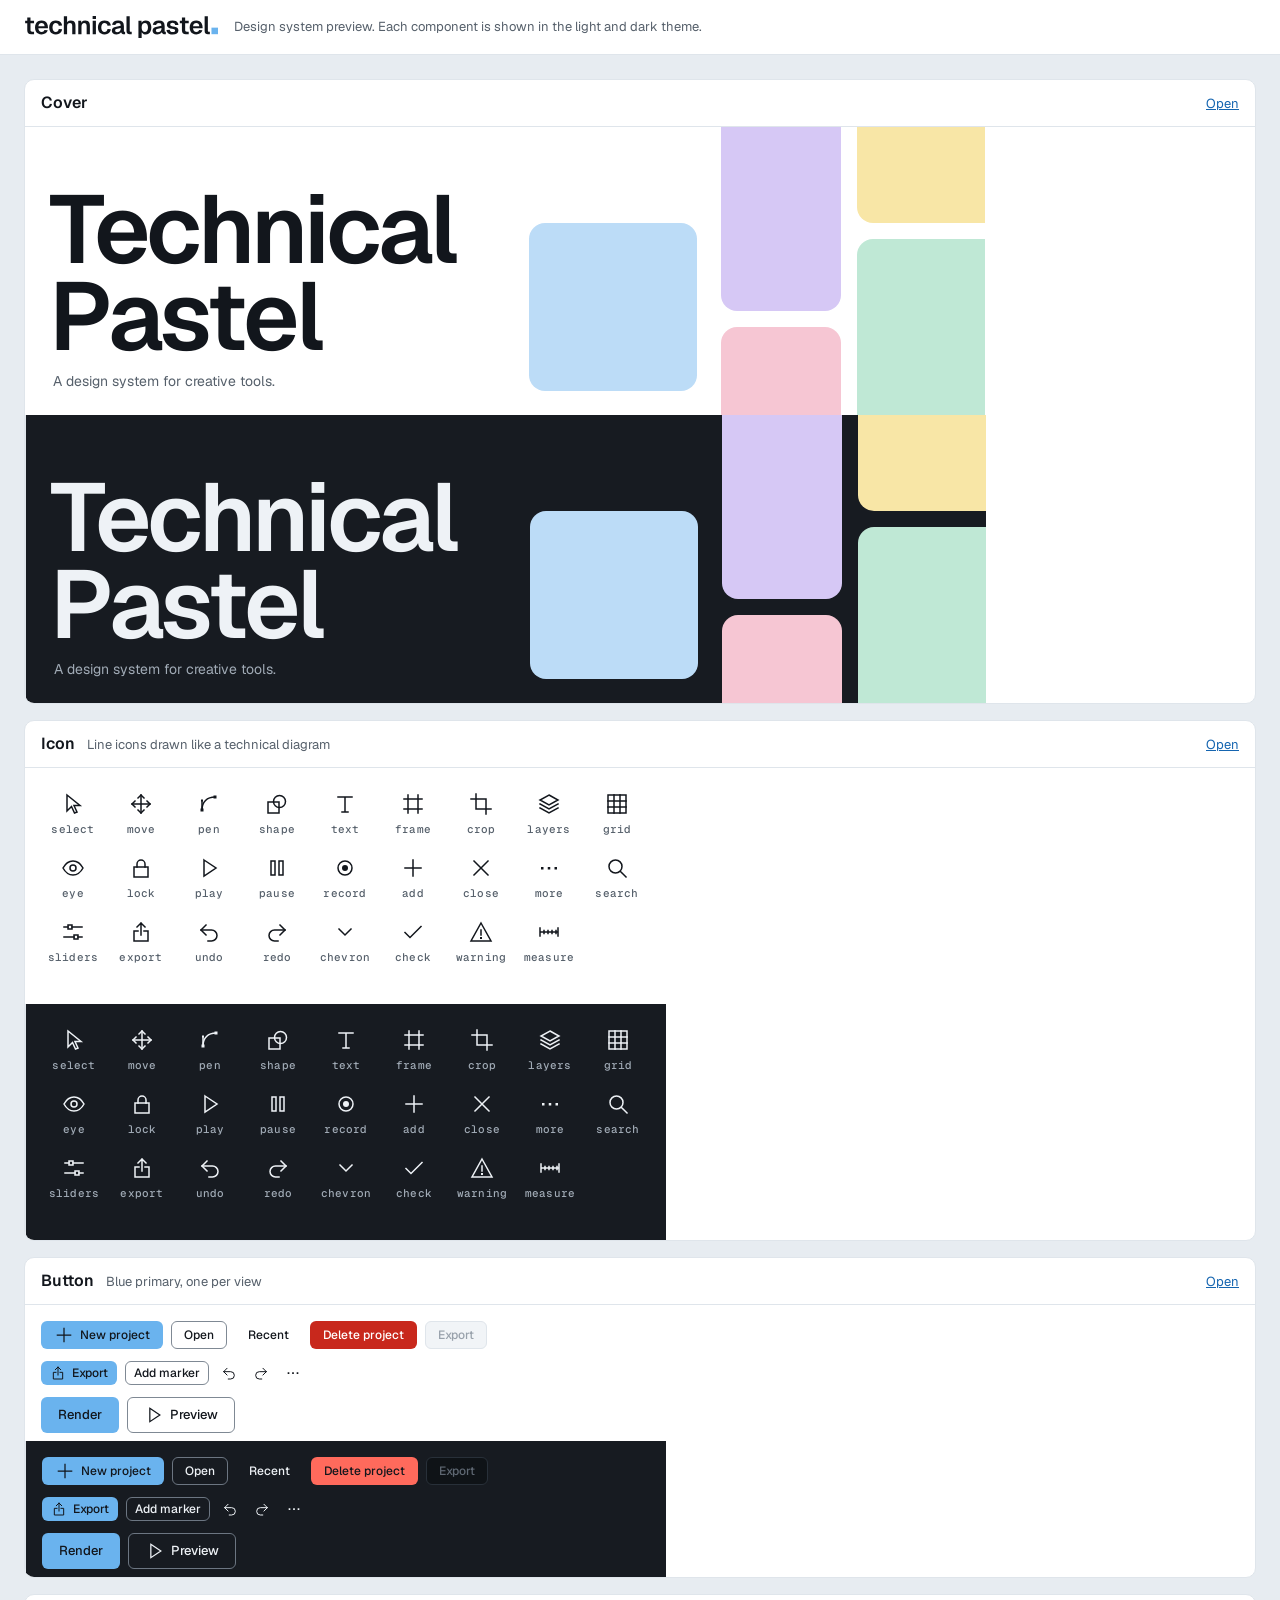
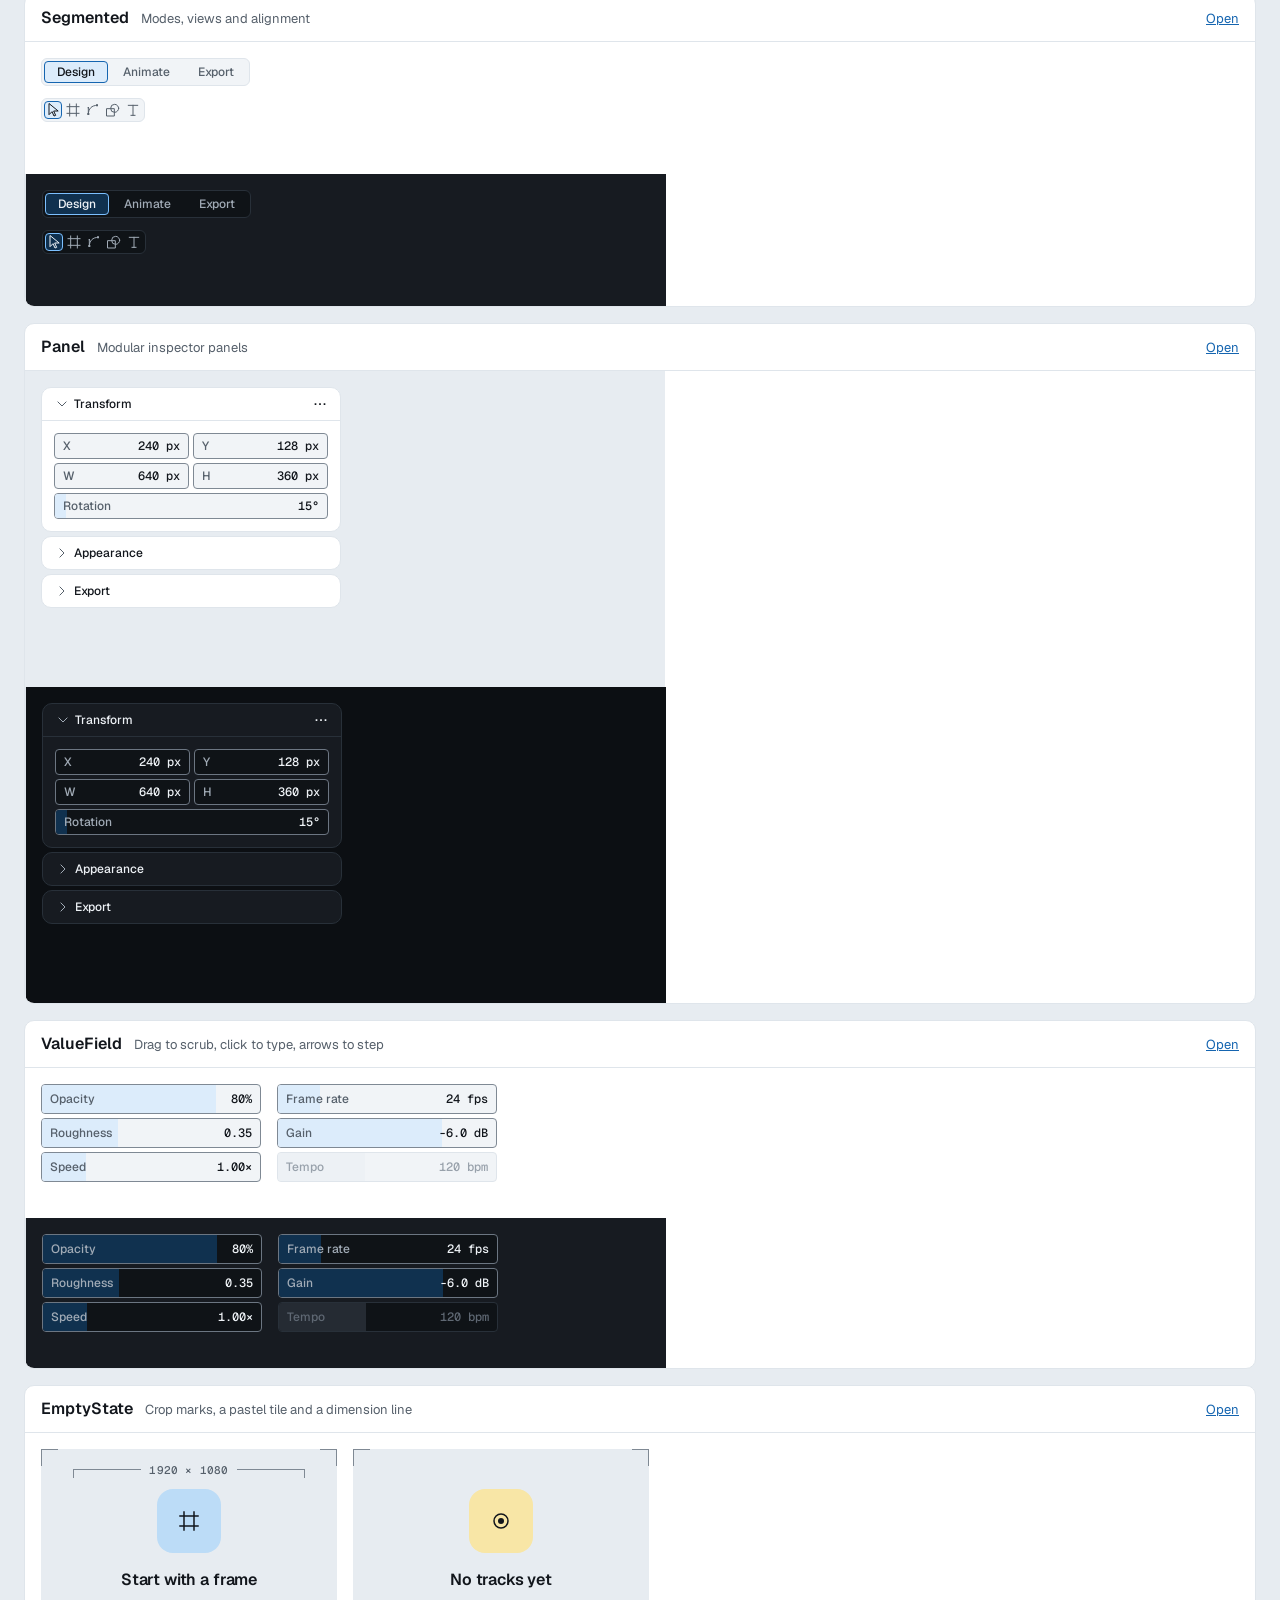
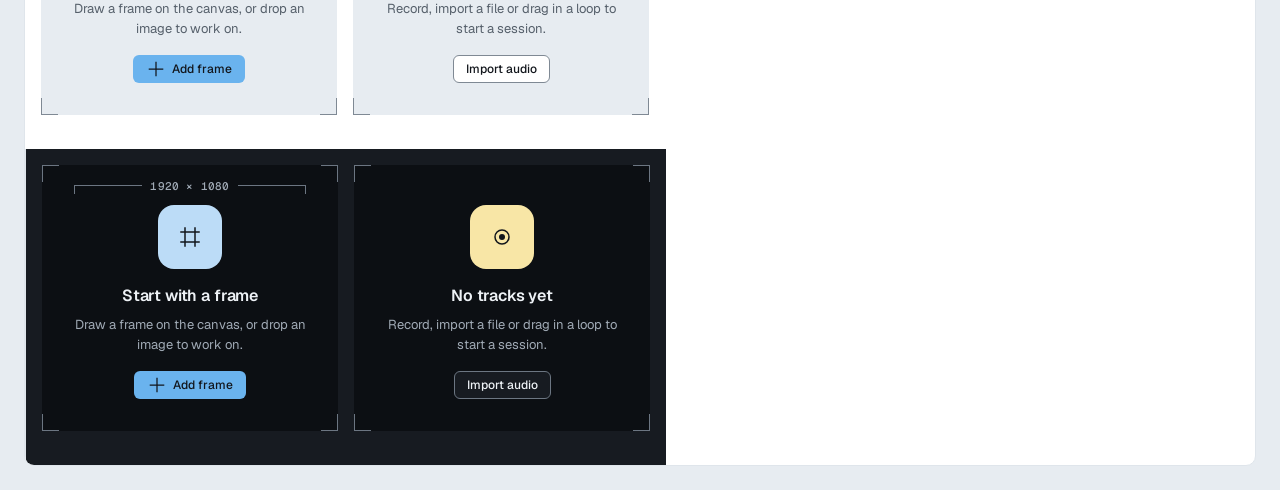
<file: technical-pastel/design-system/index.html>
<!doctype html>
<html lang="en">
<head>
<meta charset="utf-8">
<meta name="viewport" content="width=device-width, initial-scale=1">
<title>Technical Pastel design system</title>
<link rel="stylesheet" href="tokens.css">
<style>
  body { margin: 0; background: var(--canvas); color: var(--ink); font-family: var(--font-sans); font-size: 13px; line-height: 20px; }
  .top { display: flex; align-items: center; gap: 16px; padding: 16px 24px; background: var(--panel); border-bottom: 1px solid var(--line); }
  .top img { height: 22px; }
  .top p { margin: 0; color: var(--ink-muted); }
  main { padding: 24px; display: flex; flex-direction: column; gap: 16px; }
  .card { background: var(--panel); border: 1px solid var(--line); border-radius: var(--radius-lg); overflow: hidden; }
  .card header { display: flex; align-items: baseline; gap: 12px; padding: 12px 16px; border-bottom: 1px solid var(--line); }
  .card h2 { margin: 0; font-size: 16px; line-height: 22px; font-weight: 600; }
  .card p { margin: 0; flex: 1; color: var(--ink-muted); }
  .card a { color: var(--accent-ink); }
  .frames { display: flex; flex-wrap: wrap; overflow-x: auto; }
  iframe { border: 0; display: block; max-width: none; }
  iframe + iframe { border-left: 1px solid var(--line); }
</style>
</head>
<body>
<div class="top"><img src="assets/logos/technical-pastel-wordmark.svg" alt="Technical Pastel"><p>Design system preview. Each component is shown in the light and dark theme.</p></div>
<main>
<section class="card">
  <header><h2>Cover</h2><p></p><a href="components/Cover/preview.html">Open</a></header>
  <div class="frames"><iframe title="Cover, light" src="components/Cover/preview.html?theme=light" style="width:960px;height:288px"></iframe>
  <iframe title="Cover, dark" src="components/Cover/preview.html?theme=dark" style="width:960px;height:288px"></iframe></div>
</section>
<section class="card">
  <header><h2>Icon</h2><p>Line icons drawn like a technical diagram</p><a href="components/Icon/preview.html">Open</a></header>
  <div class="frames"><iframe title="Icon, light" src="components/Icon/preview.html?theme=light" style="width:640px;height:236px"></iframe>
  <iframe title="Icon, dark" src="components/Icon/preview.html?theme=dark" style="width:640px;height:236px"></iframe></div>
</section>
<section class="card">
  <header><h2>Button</h2><p>Blue primary, one per view</p><a href="components/Button/preview.html">Open</a></header>
  <div class="frames"><iframe title="Button, light" src="components/Button/preview.html?theme=light" style="width:640px;height:136px"></iframe>
  <iframe title="Button, dark" src="components/Button/preview.html?theme=dark" style="width:640px;height:136px"></iframe></div>
</section>
<section class="card">
  <header><h2>Segmented</h2><p>Modes, views and alignment</p><a href="components/Segmented/preview.html">Open</a></header>
  <div class="frames"><iframe title="Segmented, light" src="components/Segmented/preview.html?theme=light" style="width:640px;height:132px"></iframe>
  <iframe title="Segmented, dark" src="components/Segmented/preview.html?theme=dark" style="width:640px;height:132px"></iframe></div>
</section>
<section class="card">
  <header><h2>Panel</h2><p>Modular inspector panels</p><a href="components/Panel/preview.html">Open</a></header>
  <div class="frames"><iframe title="Panel, light" src="components/Panel/preview.html?theme=light" style="width:640px;height:316px"></iframe>
  <iframe title="Panel, dark" src="components/Panel/preview.html?theme=dark" style="width:640px;height:316px"></iframe></div>
</section>
<section class="card">
  <header><h2>ValueField</h2><p>Drag to scrub, click to type, arrows to step</p><a href="components/ValueField/preview.html">Open</a></header>
  <div class="frames"><iframe title="ValueField, light" src="components/ValueField/preview.html?theme=light" style="width:640px;height:150px"></iframe>
  <iframe title="ValueField, dark" src="components/ValueField/preview.html?theme=dark" style="width:640px;height:150px"></iframe></div>
</section>
<section class="card">
  <header><h2>EmptyState</h2><p>Crop marks, a pastel tile and a dimension line</p><a href="components/EmptyState/preview.html">Open</a></header>
  <div class="frames"><iframe title="EmptyState, light" src="components/EmptyState/preview.html?theme=light" style="width:640px;height:316px"></iframe>
  <iframe title="EmptyState, dark" src="components/EmptyState/preview.html?theme=dark" style="width:640px;height:316px"></iframe></div>
</section>
</main>
</body>
</html>
</file>
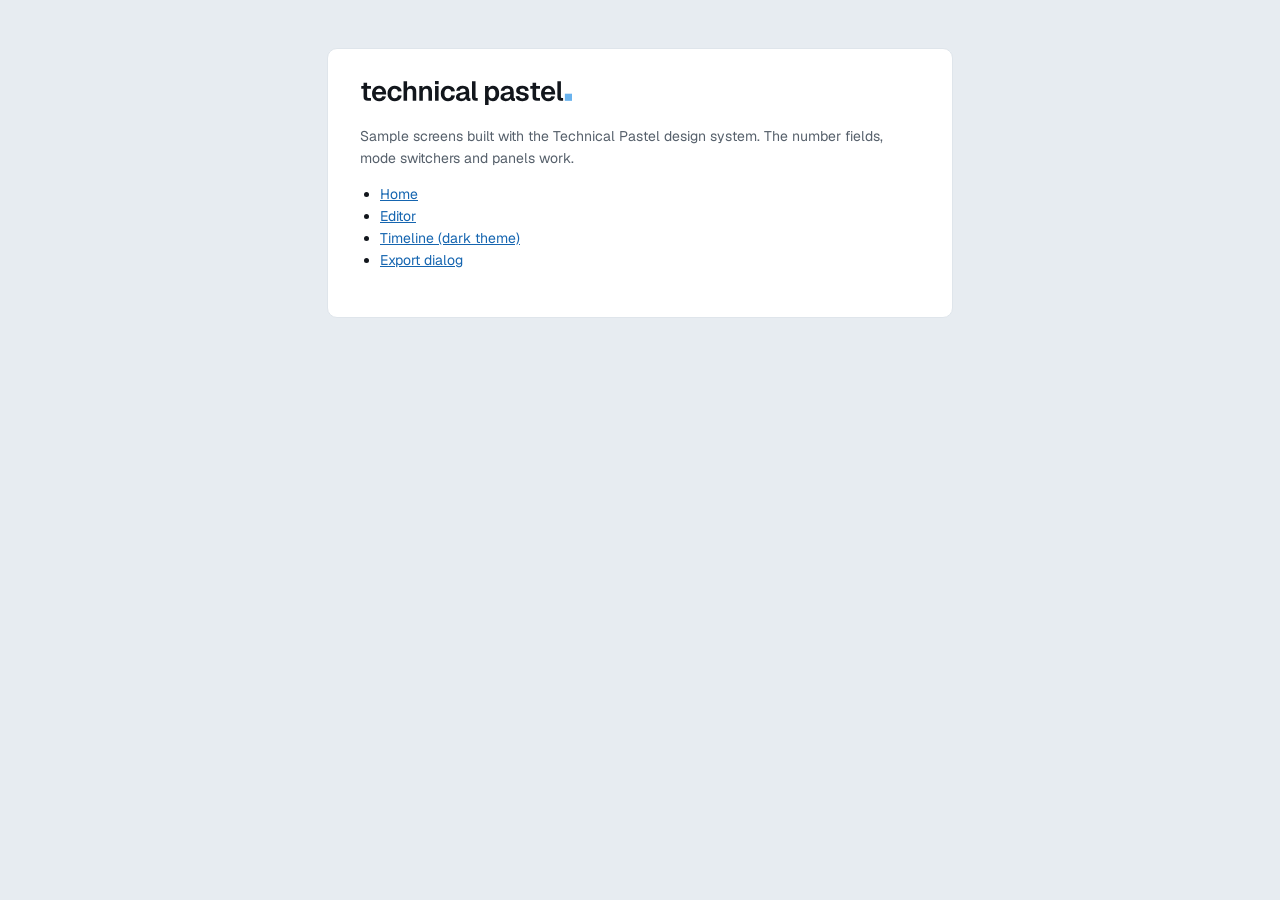
<file: technical-pastel/sample-screens/index.html>
<!doctype html>
<html lang="en">
<head>
<meta charset="utf-8">
<meta name="viewport" content="width=device-width, initial-scale=1">
<title>Technical Pastel sample screens</title>
<link rel="stylesheet" href="technical-pastel/tokens.css">
<style>
  body { margin: 0; padding: 48px 24px; background: var(--canvas); color: var(--ink); font-family: var(--font-sans); font-size: 14px; line-height: 22px; }
  main { max-width: 560px; margin: 0 auto; background: var(--panel); border: 1px solid var(--line); border-radius: var(--radius-lg); padding: 32px; }
  img { height: 24px; }
  p { color: var(--ink-muted); }
  ul { padding-left: 20px; }
  a { color: var(--accent-ink); }
</style>
</head>
<body>
<main>
<img src="technical-pastel/logos/technical-pastel-wordmark.svg" alt="Technical Pastel">
<p>Sample screens built with the Technical Pastel design system. The number fields, mode switchers and panels work.</p>
<ul>
<li><a href="home.html">Home</a></li>
<li><a href="editor.html">Editor</a></li>
<li><a href="timeline.html">Timeline (dark theme)</a></li>
<li><a href="export.html">Export dialog</a></li>
</ul>
</main>
</body>
</html>
</file>
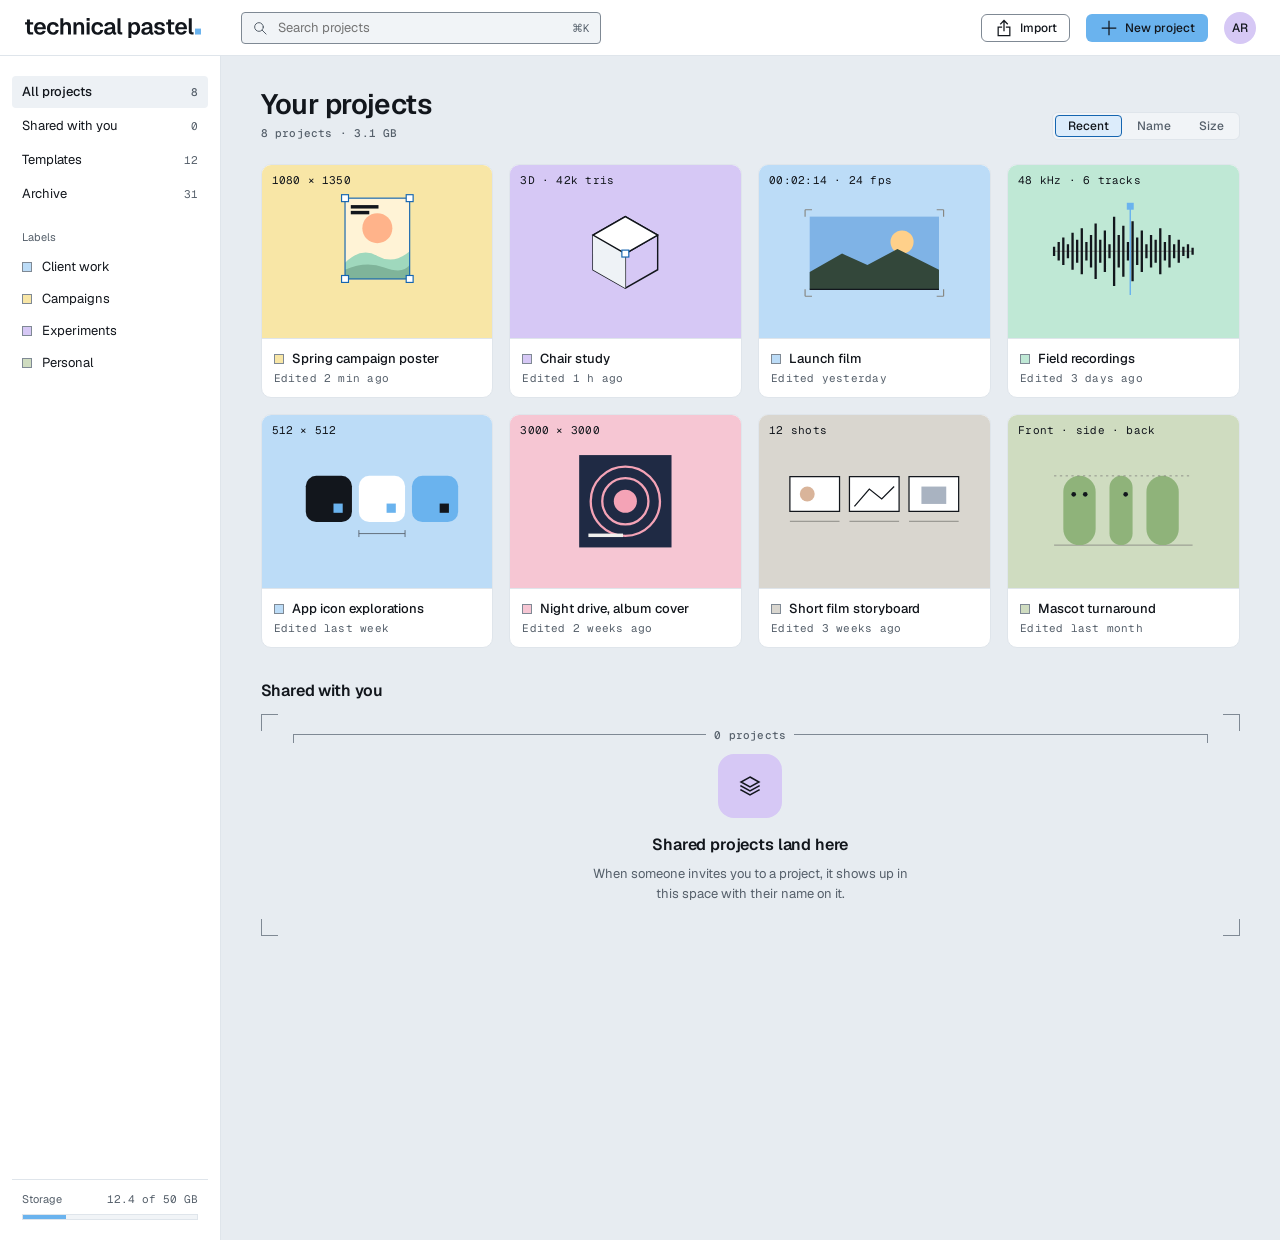
<file: technical-pastel/sample-screens/home.html>
<!doctype html>
<html lang="en">
<head>
<meta charset="utf-8">
<meta name="viewport" content="width=device-width, initial-scale=1">
<title>Your projects</title>
<link rel="stylesheet" href="technical-pastel/tokens.css">
<link rel="stylesheet" href="technical-pastel/components/bundle.css">
<style>body{margin:0}
a{color:inherit}a:hover{color:inherit}</style>
<script src="technical-pastel/components/vendor/react.production.min.js"></script>
<script src="technical-pastel/components/vendor/react-dom.production.min.js"></script>
<script src="technical-pastel/components/bundle.js"></script>
</head>
<body>
<div data-theme="light" style="min-height: 1240px; display: flex; flex-direction: column; background: var(--canvas); color: var(--ink); font-family: var(--font-sans); font-size: 13px; line-height: 20px;">

<header style="min-height: 56px; display: flex; flex-wrap: wrap; align-items: center; gap: 12px 16px; padding: 10px 24px; box-sizing: border-box; background: var(--panel); border-bottom: 1px solid var(--line);">
<img src="technical-pastel/logos/technical-pastel-wordmark.svg" alt="Technical Pastel" style="height: 20px; width: auto; display: block;">
<div style="flex: 0 1 360px; min-width: 200px; margin-left: 24px; height: 32px; display: flex; align-items: center; gap: 8px; padding: 0 10px; box-sizing: border-box; background: var(--field); border: 1px solid var(--line-control); border-radius: var(--radius-sm); color: var(--ink-muted);">
<x-import component-from-global-scope="TechnicalPastel.Icon" name="search" size="16"></x-import>
<input type="search" aria-label="Search projects" placeholder="Search projects" style="flex: 1; min-width: 0; border: 0; outline: 0; background: transparent; font: inherit; color: var(--ink);">
<span style="font-family: var(--font-mono); font-size: 11px; line-height: 14px; color: var(--ink-muted);">⌘K</span>
</div>
<div style="flex: 1;"></div>
<x-import component-from-global-scope="TechnicalPastel.Button" icon="export">Import</x-import>
<x-import component-from-global-scope="TechnicalPastel.Button" variant="primary" icon="add">New project</x-import>
<button type="button" aria-label="Your account" style="width: 32px; height: 32px; border: 0; border-radius: 50%; background: var(--pastel-lilac); color: var(--on-pastel); font: inherit; font-size: 12px; font-weight: 500; cursor: pointer;">AR</button>
</header>

<div style="flex: 1; display: flex; flex-wrap: wrap;">

<nav aria-label="Library" style="flex: 1 1 220px; max-width: 260px; box-sizing: border-box; padding: 20px 12px; background: var(--panel); border-right: 1px solid var(--line); display: flex; flex-direction: column; gap: 20px;">
<div style="display: flex; flex-direction: column; gap: 2px;">
<a href="#" aria-current="page" style="display: flex; align-items: center; justify-content: space-between; height: 32px; padding: 0 10px; border-radius: var(--radius-sm); background: var(--hover); text-decoration: none; font-weight: 500;"><span>All projects</span><span style="font-family: var(--font-mono); font-size: 11px; color: var(--ink-muted);">8</span></a>
<a href="#" style="display: flex; align-items: center; justify-content: space-between; height: 32px; padding: 0 10px; border-radius: var(--radius-sm); text-decoration: none;"><span>Shared with you</span><span style="font-family: var(--font-mono); font-size: 11px; color: var(--ink-muted);">0</span></a>
<a href="#" style="display: flex; align-items: center; justify-content: space-between; height: 32px; padding: 0 10px; border-radius: var(--radius-sm); text-decoration: none;"><span>Templates</span><span style="font-family: var(--font-mono); font-size: 11px; color: var(--ink-muted);">12</span></a>
<a href="#" style="display: flex; align-items: center; justify-content: space-between; height: 32px; padding: 0 10px; border-radius: var(--radius-sm); text-decoration: none;"><span>Archive</span><span style="font-family: var(--font-mono); font-size: 11px; color: var(--ink-muted);">31</span></a>
</div>
<div style="display: flex; flex-direction: column; gap: 2px;">
<p style="margin: 0 0 6px; padding: 0 10px; font-size: 11px; line-height: 14px; color: var(--ink-muted);">Labels</p>
<a href="#" style="display: flex; align-items: center; gap: 10px; height: 30px; padding: 0 10px; border-radius: var(--radius-sm); text-decoration: none;"><span style="width: 10px; height: 10px; box-sizing: border-box; background: var(--pastel-blue); border: 1px solid var(--line-control);"></span>Client work</a>
<a href="#" style="display: flex; align-items: center; gap: 10px; height: 30px; padding: 0 10px; border-radius: var(--radius-sm); text-decoration: none;"><span style="width: 10px; height: 10px; box-sizing: border-box; background: var(--pastel-butter); border: 1px solid var(--line-control);"></span>Campaigns</a>
<a href="#" style="display: flex; align-items: center; gap: 10px; height: 30px; padding: 0 10px; border-radius: var(--radius-sm); text-decoration: none;"><span style="width: 10px; height: 10px; box-sizing: border-box; background: var(--pastel-lilac); border: 1px solid var(--line-control);"></span>Experiments</a>
<a href="#" style="display: flex; align-items: center; gap: 10px; height: 30px; padding: 0 10px; border-radius: var(--radius-sm); text-decoration: none;"><span style="width: 10px; height: 10px; box-sizing: border-box; background: var(--pastel-sage); border: 1px solid var(--line-control);"></span>Personal</a>
</div>
<div style="margin-top: auto; padding: 12px 10px 0; border-top: 1px solid var(--line); display: flex; flex-direction: column; gap: 8px;">
<div style="display: flex; justify-content: space-between; font-size: 11px; line-height: 14px; color: var(--ink-muted);"><span>Storage</span><span style="font-family: var(--font-mono);">12.4 of 50 GB</span></div>
<div role="progressbar" aria-label="Storage used" aria-valuemin="0" aria-valuemax="50" aria-valuenow="12.4" style="height: 4px; background: var(--field); border: 1px solid var(--line);"><div style="width: 25%; height: 100%; background: var(--accent);"></div></div>
</div>
</nav>

<main style="flex: 999 1 560px; min-width: 0; box-sizing: border-box; padding: 32px 40px 48px; display: flex; flex-direction: column; gap: 24px;">
<div style="display: flex; flex-wrap: wrap; align-items: flex-end; justify-content: space-between; gap: 16px;">
<div>
<h1 style="margin: 0; font-size: 28px; line-height: 32px; font-weight: 600; letter-spacing: -0.02em;">Your projects</h1>
<p style="margin: 6px 0 0; font-family: var(--font-mono); font-size: 11px; line-height: 14px; font-weight: 500; letter-spacing: 0.02em; color: var(--ink-muted);">8 projects · 3.1 GB</p>
</div>
<x-import component-from-global-scope="TechnicalPastel.Segmented" label="Sort by" items="{{ sortItems }}" default-value="recent"></x-import>
</div>

<div style="display: grid; grid-template-columns: repeat(auto-fill, minmax(232px, 1fr)); gap: 16px;">

<a href="editor.html" style="display: flex; flex-direction: column; background: var(--panel); border: 1px solid var(--line); border-radius: var(--radius-lg); overflow: hidden; text-decoration: none;">
<div style="position: relative; aspect-ratio: 4 / 3; background: var(--pastel-butter); border-bottom: 1px solid var(--line); display: flex; align-items: center; justify-content: center;">
<span style="position: absolute; top: 8px; left: 10px; font-family: var(--font-mono); font-size: 11px; line-height: 14px; letter-spacing: 0.02em; color: var(--on-pastel);">1080 × 1350</span>
<svg viewBox="0 0 160 120" width="80%" aria-hidden="true"><rect x="52" y="14" width="56" height="70" fill="#fff3d6"/><circle cx="80" cy="40" r="13" fill="#ffb38a"/><path d="M52 70 Q66 56 80 64 T108 60 V84 H52Z" fill="#9fd8bd"/><path d="M52 76 Q70 68 86 74 T108 72 V84 H52Z" fill="#7fb49a"/><rect x="57" y="20" width="24" height="3" fill="#12161c"/><rect x="57" y="25" width="16" height="3" fill="#12161c"/><rect x="52" y="14" width="56" height="70" fill="none" stroke="#1565b0" stroke-width="1"/><rect x="49" y="11" width="6" height="6" fill="#ffffff" stroke="#1565b0"/><rect x="105" y="11" width="6" height="6" fill="#ffffff" stroke="#1565b0"/><rect x="49" y="81" width="6" height="6" fill="#ffffff" stroke="#1565b0"/><rect x="105" y="81" width="6" height="6" fill="#ffffff" stroke="#1565b0"/></svg>
</div>
<div style="padding: 10px 12px 12px; display: flex; flex-direction: column; gap: 2px;">
<span style="display: flex; align-items: center; gap: 8px; font-weight: 500;"><span style="width: 10px; height: 10px; flex: none; box-sizing: border-box; background: var(--pastel-butter); border: 1px solid var(--line-control);"></span>Spring campaign poster</span>
<span style="font-family: var(--font-mono); font-size: 11px; line-height: 14px; letter-spacing: 0.02em; color: var(--ink-muted);">Edited 2 min ago</span>
</div>
</a>

<a href="#" style="display: flex; flex-direction: column; background: var(--panel); border: 1px solid var(--line); border-radius: var(--radius-lg); overflow: hidden; text-decoration: none;">
<div style="position: relative; aspect-ratio: 4 / 3; background: var(--pastel-lilac); border-bottom: 1px solid var(--line); display: flex; align-items: center; justify-content: center;">
<span style="position: absolute; top: 8px; left: 10px; font-family: var(--font-mono); font-size: 11px; line-height: 14px; letter-spacing: 0.02em; color: var(--on-pastel);">3D · 42k tris</span>
<svg viewBox="0 0 160 120" width="80%" aria-hidden="true"><path d="M80 30 L108 46 L108 76 L80 92 L52 76 L52 46 Z M52 46 L80 62 L108 46 M80 62 V92" fill="none" stroke="#12161c" stroke-width="1.25"/><path d="M80 30 L108 46 L80 62 L52 46 Z" fill="#ffffff"/><path d="M52 46 L80 62 V92 L52 76 Z" fill="#eef2f6"/><path d="M80 30 L108 46 L80 62 L52 46 Z" fill="none" stroke="#12161c" stroke-width="1.25"/><rect x="77" y="59" width="6" height="6" fill="#ffffff" stroke="#1565b0"/></svg>
</div>
<div style="padding: 10px 12px 12px; display: flex; flex-direction: column; gap: 2px;">
<span style="display: flex; align-items: center; gap: 8px; font-weight: 500;"><span style="width: 10px; height: 10px; flex: none; box-sizing: border-box; background: var(--pastel-lilac); border: 1px solid var(--line-control);"></span>Chair study</span>
<span style="font-family: var(--font-mono); font-size: 11px; line-height: 14px; letter-spacing: 0.02em; color: var(--ink-muted);">Edited 1 h ago</span>
</div>
</a>

<a href="timeline.html" style="display: flex; flex-direction: column; background: var(--panel); border: 1px solid var(--line); border-radius: var(--radius-lg); overflow: hidden; text-decoration: none;">
<div style="position: relative; aspect-ratio: 4 / 3; background: var(--pastel-blue); border-bottom: 1px solid var(--line); display: flex; align-items: center; justify-content: center;">
<span style="position: absolute; top: 8px; left: 10px; font-family: var(--font-mono); font-size: 11px; line-height: 14px; letter-spacing: 0.02em; color: var(--on-pastel);">00:02:14 · 24 fps</span>
<svg viewBox="0 0 160 120" width="80%" aria-hidden="true"><rect x="24" y="30" width="112" height="63" fill="#7fb3e6"/><circle cx="104" cy="52" r="10" fill="#ffd08a"/><path d="M24 78 L52 62 L74 72 L100 58 L136 76 V93 H24Z" fill="#33473a"/><path d="M24 93h112" stroke="#12161c" stroke-width="1"/><path d="M20 30v-6M20 24h6M140 30v-6M140 24h-6M20 93v6M20 99h6M140 93v6M140 99h-6" stroke="#878782" stroke-width="1" fill="none"/></svg>
</div>
<div style="padding: 10px 12px 12px; display: flex; flex-direction: column; gap: 2px;">
<span style="display: flex; align-items: center; gap: 8px; font-weight: 500;"><span style="width: 10px; height: 10px; flex: none; box-sizing: border-box; background: var(--pastel-blue); border: 1px solid var(--line-control);"></span>Launch film</span>
<span style="font-family: var(--font-mono); font-size: 11px; line-height: 14px; letter-spacing: 0.02em; color: var(--ink-muted);">Edited yesterday</span>
</div>
</a>

<a href="#" style="display: flex; flex-direction: column; background: var(--panel); border: 1px solid var(--line); border-radius: var(--radius-lg); overflow: hidden; text-decoration: none;">
<div style="position: relative; aspect-ratio: 4 / 3; background: var(--pastel-mint); border-bottom: 1px solid var(--line); display: flex; align-items: center; justify-content: center;">
<span style="position: absolute; top: 8px; left: 10px; font-family: var(--font-mono); font-size: 11px; line-height: 14px; letter-spacing: 0.02em; color: var(--on-pastel);">48 kHz · 6 tracks</span>
<svg viewBox="0 0 160 120" width="80%" aria-hidden="true"><path d="M20 60h120" stroke="#878782" stroke-width="0.75"/><path d="M20 56v8M24 52v16M28 48v24M32 54v12M36 44v32M40 50v20M44 40v40M48 52v16M52 46v28M56 36v48M60 50v20M64 42v36M68 54v12M72 30v60M76 46v28M80 38v44M84 52v16M88 34v52M92 48v24M96 42v36M100 54v12M104 46v28M108 50v20M112 40v40M116 52v16M120 46v28M124 54v12M128 50v20M132 56v8M136 54v12M140 57v6" stroke="#12161c" stroke-width="2"/><path d="M86 22v76" stroke="#6ab3ee" stroke-width="1.25"/><rect x="83" y="18" width="6" height="6" fill="#6ab3ee"/></svg>
</div>
<div style="padding: 10px 12px 12px; display: flex; flex-direction: column; gap: 2px;">
<span style="display: flex; align-items: center; gap: 8px; font-weight: 500;"><span style="width: 10px; height: 10px; flex: none; box-sizing: border-box; background: var(--pastel-mint); border: 1px solid var(--line-control);"></span>Field recordings</span>
<span style="font-family: var(--font-mono); font-size: 11px; line-height: 14px; letter-spacing: 0.02em; color: var(--ink-muted);">Edited 3 days ago</span>
</div>
</a>

<a href="#" style="display: flex; flex-direction: column; background: var(--panel); border: 1px solid var(--line); border-radius: var(--radius-lg); overflow: hidden; text-decoration: none;">
<div style="position: relative; aspect-ratio: 4 / 3; background: var(--pastel-blue); border-bottom: 1px solid var(--line); display: flex; align-items: center; justify-content: center;">
<span style="position: absolute; top: 8px; left: 10px; font-family: var(--font-mono); font-size: 11px; line-height: 14px; letter-spacing: 0.02em; color: var(--on-pastel);">512 × 512</span>
<svg viewBox="0 0 160 120" width="80%" aria-hidden="true"><rect x="18" y="38" width="40" height="40" rx="9" fill="#12161c"/><rect x="42" y="62" width="8" height="8" fill="#6ab3ee"/><rect x="64" y="38" width="40" height="40" rx="9" fill="#ffffff"/><rect x="88" y="62" width="8" height="8" fill="#6ab3ee"/><rect x="110" y="38" width="40" height="40" rx="9" fill="#6ab3ee"/><rect x="134" y="62" width="8" height="8" fill="#12161c"/><path d="M64 88h40M64 85v6M104 85v6" stroke="#56606b" stroke-width="0.75"/></svg>
</div>
<div style="padding: 10px 12px 12px; display: flex; flex-direction: column; gap: 2px;">
<span style="display: flex; align-items: center; gap: 8px; font-weight: 500;"><span style="width: 10px; height: 10px; flex: none; box-sizing: border-box; background: var(--pastel-blue); border: 1px solid var(--line-control);"></span>App icon explorations</span>
<span style="font-family: var(--font-mono); font-size: 11px; line-height: 14px; letter-spacing: 0.02em; color: var(--ink-muted);">Edited last week</span>
</div>
</a>

<a href="#" style="display: flex; flex-direction: column; background: var(--panel); border: 1px solid var(--line); border-radius: var(--radius-lg); overflow: hidden; text-decoration: none;">
<div style="position: relative; aspect-ratio: 4 / 3; background: var(--pastel-rose); border-bottom: 1px solid var(--line); display: flex; align-items: center; justify-content: center;">
<span style="position: absolute; top: 8px; left: 10px; font-family: var(--font-mono); font-size: 11px; line-height: 14px; letter-spacing: 0.02em; color: var(--on-pastel);">3000 × 3000</span>
<svg viewBox="0 0 160 120" width="80%" aria-hidden="true"><rect x="40" y="20" width="80" height="80" fill="#1f2a44"/><circle cx="80" cy="60" r="30" fill="none" stroke="#f4a3b6" stroke-width="2"/><circle cx="80" cy="60" r="20" fill="none" stroke="#f4a3b6" stroke-width="2"/><circle cx="80" cy="60" r="10" fill="#f4a3b6"/><rect x="48" y="88" width="30" height="3" fill="#f1f1ee"/></svg>
</div>
<div style="padding: 10px 12px 12px; display: flex; flex-direction: column; gap: 2px;">
<span style="display: flex; align-items: center; gap: 8px; font-weight: 500;"><span style="width: 10px; height: 10px; flex: none; box-sizing: border-box; background: var(--pastel-rose); border: 1px solid var(--line-control);"></span>Night drive, album cover</span>
<span style="font-family: var(--font-mono); font-size: 11px; line-height: 14px; letter-spacing: 0.02em; color: var(--ink-muted);">Edited 2 weeks ago</span>
</div>
</a>

<a href="#" style="display: flex; flex-direction: column; background: var(--panel); border: 1px solid var(--line); border-radius: var(--radius-lg); overflow: hidden; text-decoration: none;">
<div style="position: relative; aspect-ratio: 4 / 3; background: var(--pastel-stone); border-bottom: 1px solid var(--line); display: flex; align-items: center; justify-content: center;">
<span style="position: absolute; top: 8px; left: 10px; font-family: var(--font-mono); font-size: 11px; line-height: 14px; letter-spacing: 0.02em; color: var(--on-pastel);">12 shots</span>
<svg viewBox="0 0 160 120" width="86%" aria-hidden="true"><rect x="12" y="40" width="40" height="28" fill="#ffffff" stroke="#12161c" stroke-width="1"/><rect x="60" y="40" width="40" height="28" fill="#ffffff" stroke="#12161c" stroke-width="1"/><rect x="108" y="40" width="40" height="28" fill="#ffffff" stroke="#12161c" stroke-width="1"/><circle cx="26" cy="54" r="6" fill="#d9b49a"/><path d="M64 64 L76 50 L86 58 L96 48" fill="none" stroke="#12161c" stroke-width="1"/><rect x="118" y="48" width="20" height="14" fill="#a9b3c1"/><path d="M12 76h40M60 76h40M108 76h40" stroke="#878782" stroke-width="0.75"/></svg>
</div>
<div style="padding: 10px 12px 12px; display: flex; flex-direction: column; gap: 2px;">
<span style="display: flex; align-items: center; gap: 8px; font-weight: 500;"><span style="width: 10px; height: 10px; flex: none; box-sizing: border-box; background: var(--pastel-stone); border: 1px solid var(--line-control);"></span>Short film storyboard</span>
<span style="font-family: var(--font-mono); font-size: 11px; line-height: 14px; letter-spacing: 0.02em; color: var(--ink-muted);">Edited 3 weeks ago</span>
</div>
</a>

<a href="#" style="display: flex; flex-direction: column; background: var(--panel); border: 1px solid var(--line); border-radius: var(--radius-lg); overflow: hidden; text-decoration: none;">
<div style="position: relative; aspect-ratio: 4 / 3; background: var(--pastel-sage); border-bottom: 1px solid var(--line); display: flex; align-items: center; justify-content: center;">
<span style="position: absolute; top: 8px; left: 10px; font-family: var(--font-mono); font-size: 11px; line-height: 14px; letter-spacing: 0.02em; color: var(--on-pastel);">Front · side · back</span>
<svg viewBox="0 0 160 120" width="80%" aria-hidden="true"><path d="M20 98h120" stroke="#878782" stroke-width="0.75"/><rect x="28" y="38" width="28" height="60" rx="14" fill="#8fb37a"/><rect x="68" y="38" width="20" height="60" rx="10" fill="#8fb37a"/><rect x="100" y="38" width="28" height="60" rx="14" fill="#8fb37a"/><circle cx="37" cy="54" r="2" fill="#12161c"/><circle cx="47" cy="54" r="2" fill="#12161c"/><circle cx="82" cy="54" r="2" fill="#12161c"/><path d="M20 38h120" stroke="#878782" stroke-width="0.75" stroke-dasharray="2 3"/></svg>
</div>
<div style="padding: 10px 12px 12px; display: flex; flex-direction: column; gap: 2px;">
<span style="display: flex; align-items: center; gap: 8px; font-weight: 500;"><span style="width: 10px; height: 10px; flex: none; box-sizing: border-box; background: var(--pastel-sage); border: 1px solid var(--line-control);"></span>Mascot turnaround</span>
<span style="font-family: var(--font-mono); font-size: 11px; line-height: 14px; letter-spacing: 0.02em; color: var(--ink-muted);">Edited last month</span>
</div>
</a>

</div>

<section aria-labelledby="shared-heading" style="display: flex; flex-direction: column; gap: 12px; margin-top: 8px;">
<h2 id="shared-heading" style="margin: 0; font-size: 16px; line-height: 22px; font-weight: 600; letter-spacing: -0.01em;">Shared with you</h2>
<x-import component-from-global-scope="TechnicalPastel.EmptyState" icon="layers" tone="lilac" meta="0 projects" title="Shared projects land here">When someone invites you to a project, it shows up in this space with their name on it.</x-import>
</section>
</main>
</div>
</div>
<script type="text/plain" id="screen-logic">
class Component extends DCLogic {
  renderVals() {
    return {
      sortItems: [
        { value: 'recent', label: 'Recent' },
        { value: 'name', label: 'Name' },
        { value: 'size', label: 'Size' }
      ]
    };
  }
}
</script>
<script src="technical-pastel/render.js"></script>
</body>
</html>
</file>
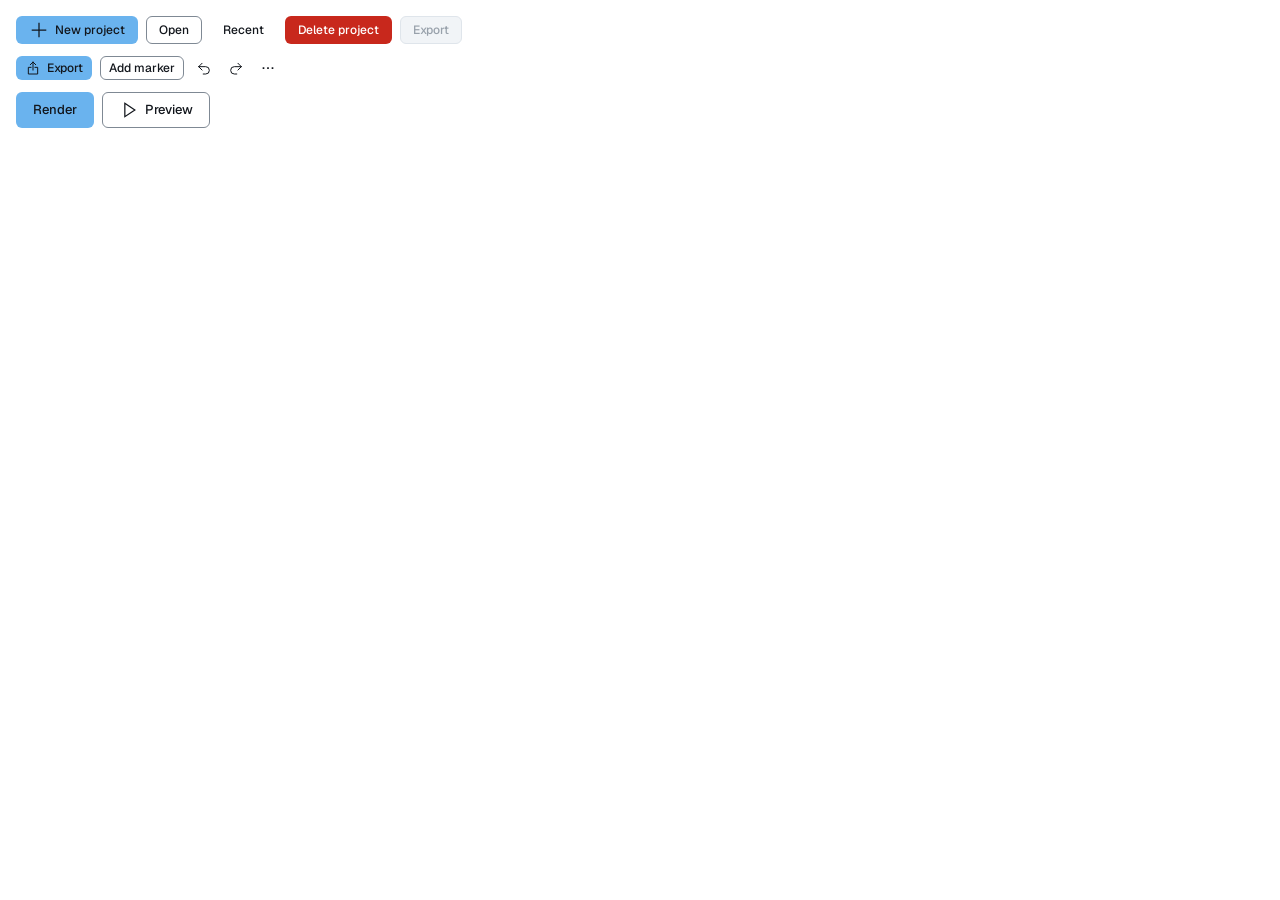
<file: technical-pastel/design-system/components/Button/preview.html>
<!doctype html>
<html lang="en">
<head>
<meta name="viewport" content="width=device-width, initial-scale=1">
<script>document.documentElement.setAttribute('data-theme', new URLSearchParams(location.search).get('theme') || 'light');</script>
<link rel="stylesheet" href="../../tokens.css">
<link rel="stylesheet" href="../bundle.css">
<script src="../vendor/react.production.min.js"></script>
<script src="../vendor/react-dom.production.min.js"></script>
<script src="../bundle.js"></script><meta charset="utf-8"><title>Button</title>
<style>.stage{display:flex;flex-direction:column;gap:12px;padding:16px}.row{display:flex;flex-wrap:wrap;align-items:center;gap:8px}</style></head>
<body>
<div id="root" class="stage"></div>
<script>
  var P = window.TechnicalPastel, h = React.createElement;
  ReactDOM.createRoot(document.getElementById('root')).render(h(React.Fragment, null,
    h('div', { className: 'row' },
      h(P.Button, { variant: 'primary', icon: 'add' }, 'New project'),
      h(P.Button, null, 'Open'),
      h(P.Button, { variant: 'ghost' }, 'Recent'),
      h(P.Button, { variant: 'danger' }, 'Delete project'),
      h(P.Button, { disabled: true }, 'Export')),
    h('div', { className: 'row' },
      h(P.Button, { variant: 'primary', size: 'sm', icon: 'export' }, 'Export'),
      h(P.Button, { size: 'sm' }, 'Add marker'),
      h(P.Button, { variant: 'ghost', size: 'sm', icon: 'undo', 'aria-label': 'Undo' }),
      h(P.Button, { variant: 'ghost', size: 'sm', icon: 'redo', 'aria-label': 'Redo' }),
      h(P.Button, { variant: 'ghost', size: 'sm', icon: 'more', 'aria-label': 'More' })),
    h('div', { className: 'row' },
      h(P.Button, { variant: 'primary', size: 'lg' }, 'Render'),
      h(P.Button, { size: 'lg', icon: 'play' }, 'Preview'))));
</script>
</body>
</html>
</file>
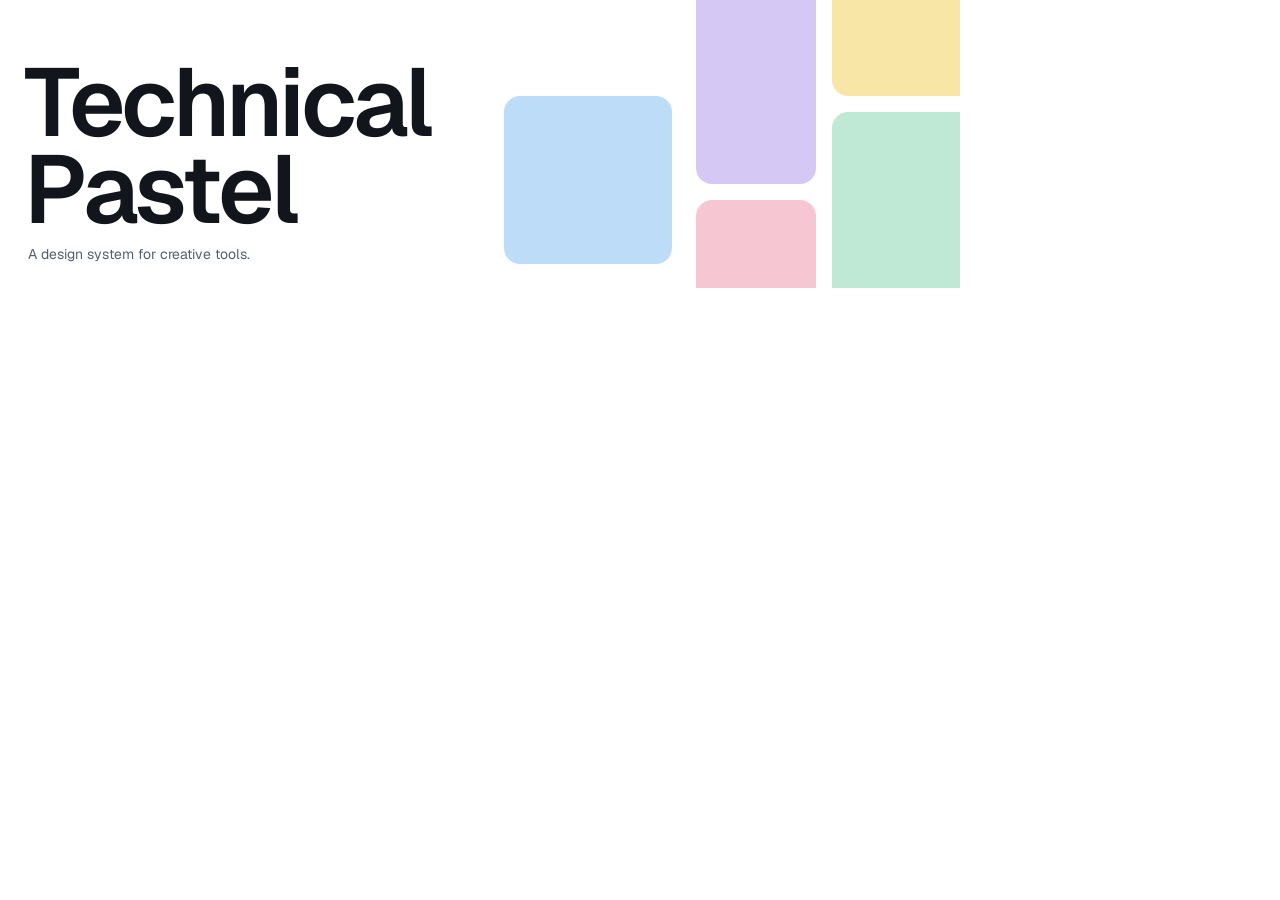
<file: technical-pastel/design-system/components/Cover/preview.html>
<!doctype html>
<html lang="en">
<head>
<meta name="viewport" content="width=device-width, initial-scale=1">
<script>document.documentElement.setAttribute('data-theme', new URLSearchParams(location.search).get('theme') || 'light');</script>
<link rel="stylesheet" href="../../tokens.css">
<link rel="stylesheet" href="../bundle.css">
<script src="../vendor/react.production.min.js"></script>
<script src="../vendor/react-dom.production.min.js"></script>
<script src="../bundle.js"></script>
<meta charset="utf-8">
<title>Technical Pastel</title>
<style>
  html, body { margin: 0; height: 100%; }
  body { background: var(--panel); color: var(--ink); font-family: var(--font-sans); overflow: hidden; }
  .cover { position: relative; height: 288px; overflow: hidden; }
  .art { position: absolute; top: 0; left: 480px; width: 480px; height: 288px; overflow: hidden; }
  .art svg { display: block; width: 480px; height: 288px; }
  .blue { fill: var(--pastel-blue); }
  .lilac { fill: var(--pastel-lilac); }
  .butter { fill: var(--pastel-butter); }
  .mint { fill: var(--pastel-mint); }
  .rose { fill: var(--pastel-rose); }
  .tile { rx: var(--radius-xl); }
  .words { position: absolute; left: var(--space-6); bottom: var(--space-6); max-width: 440px; }
  .name { margin: 0; font-size: 96px; line-height: .9; font-weight: 600; letter-spacing: -0.035em; color: var(--ink); }
  .tag { margin: var(--space-3) 0 0 4px; font-size: 14px; line-height: 20px; color: var(--ink-muted); }
</style>
</head>
<body>
<div class="cover">
<div class="art" aria-hidden="true">
<svg viewBox="0 0 480 288" width="480" height="288">
<rect class="blue tile" x="24" y="96" width="168" height="168"/>
<rect class="lilac tile" x="216" y="-16" width="120" height="200"/>
<rect class="butter tile" x="352" y="-16" width="144" height="112"/>
<rect class="mint tile" x="352" y="112" width="144" height="192"/>
<rect class="rose tile" x="216" y="200" width="120" height="104"/>
</svg>
</div>
<div class="words">
<h1 class="name">Technical<br>Pastel</h1>
<p class="tag">A design system for creative tools.</p>
</div>
</div>
</body>
</html>
</file>
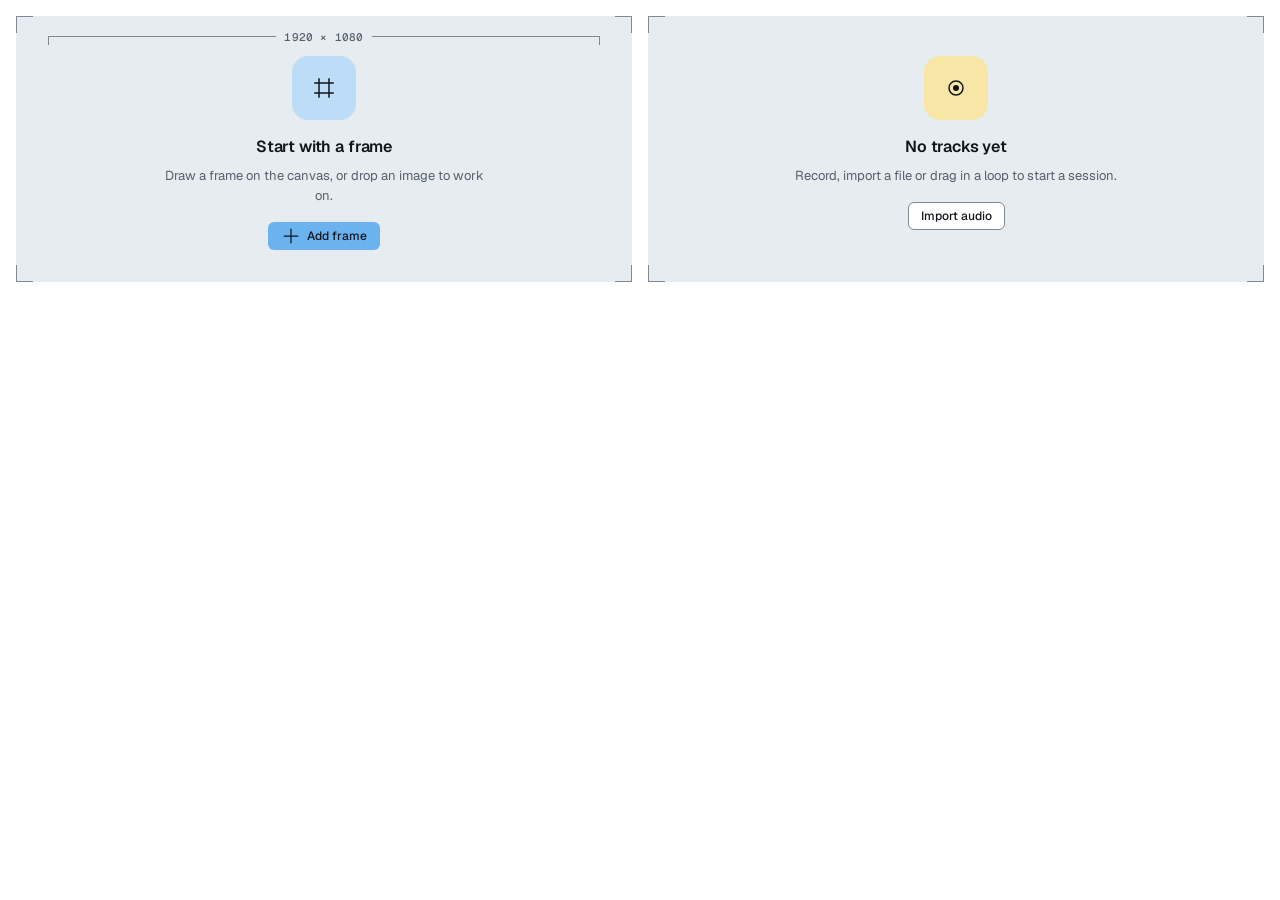
<file: technical-pastel/design-system/components/EmptyState/preview.html>
<!doctype html>
<html lang="en">
<head>
<meta name="viewport" content="width=device-width, initial-scale=1">
<script>document.documentElement.setAttribute('data-theme', new URLSearchParams(location.search).get('theme') || 'light');</script>
<link rel="stylesheet" href="../../tokens.css">
<link rel="stylesheet" href="../bundle.css">
<script src="../vendor/react.production.min.js"></script>
<script src="../vendor/react-dom.production.min.js"></script>
<script src="../bundle.js"></script><meta charset="utf-8"><title>EmptyState</title>
<style>.stage{display:grid;grid-template-columns:repeat(2,minmax(0,1fr));gap:16px;padding:16px}</style></head>
<body>
<div id="root" class="stage"></div>
<script>
  var P = window.TechnicalPastel, h = React.createElement;
  ReactDOM.createRoot(document.getElementById('root')).render(h(React.Fragment, null,
    h(P.EmptyState, { icon: 'frame', tone: 'blue', meta: '1920 × 1080', title: 'Start with a frame', action: h(P.Button, { variant: 'primary', icon: 'add' }, 'Add frame') },
      'Draw a frame on the canvas, or drop an image to work on.'),
    h(P.EmptyState, { icon: 'record', tone: 'butter', title: 'No tracks yet', action: h(P.Button, null, 'Import audio') },
      'Record, import a file or drag in a loop to start a session.')));
</script>
</body>
</html>
</file>
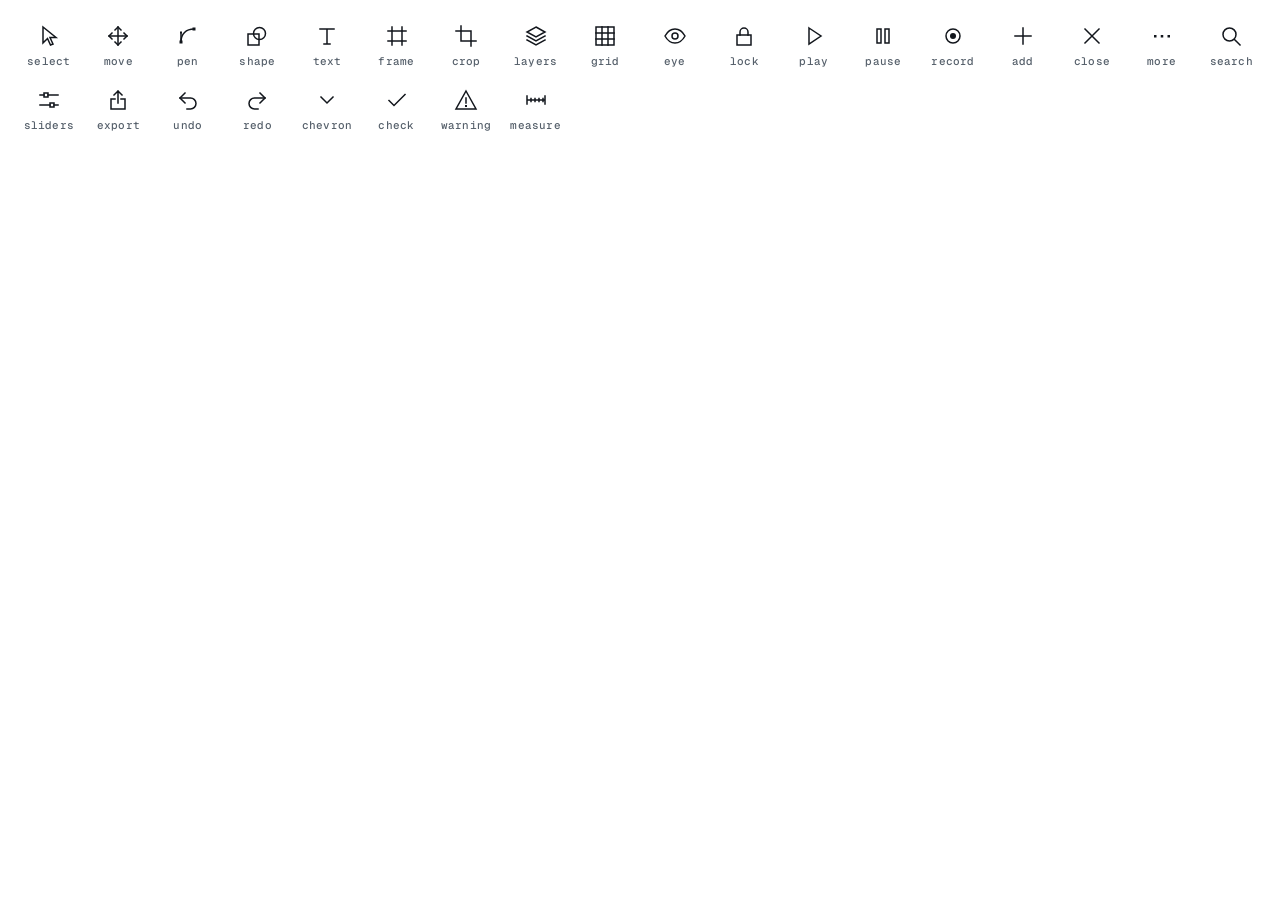
<file: technical-pastel/design-system/components/Icon/preview.html>
<!doctype html>
<html lang="en">
<head>
<meta name="viewport" content="width=device-width, initial-scale=1">
<script>document.documentElement.setAttribute('data-theme', new URLSearchParams(location.search).get('theme') || 'light');</script>
<link rel="stylesheet" href="../../tokens.css">
<link rel="stylesheet" href="../bundle.css">
<script src="../vendor/react.production.min.js"></script>
<script src="../vendor/react-dom.production.min.js"></script>
<script src="../bundle.js"></script><meta charset="utf-8"><title>Icon</title>
<style>.stage{display:grid;grid-template-columns:repeat(auto-fill,minmax(64px,1fr));gap:4px;padding:16px}.cell{display:flex;flex-direction:column;align-items:center;gap:6px;padding:8px 0;color:var(--ink)}.cell span{font-family:var(--font-mono);font-size:11px;line-height:14px;font-weight:500;letter-spacing:.02em;color:var(--ink-muted)}</style></head>
<body>
<div id="root" class="stage"></div>
<script>
  var P = window.TechnicalPastel, h = React.createElement;
  ReactDOM.createRoot(document.getElementById('root')).render(h(React.Fragment, null,
    P.Icon.names.map(function (n) { return h('div', { key: n, className: 'cell' }, h(P.Icon, { name: n, size: 24 }), h('span', null, n)); })));
</script>
</body>
</html>
</file>
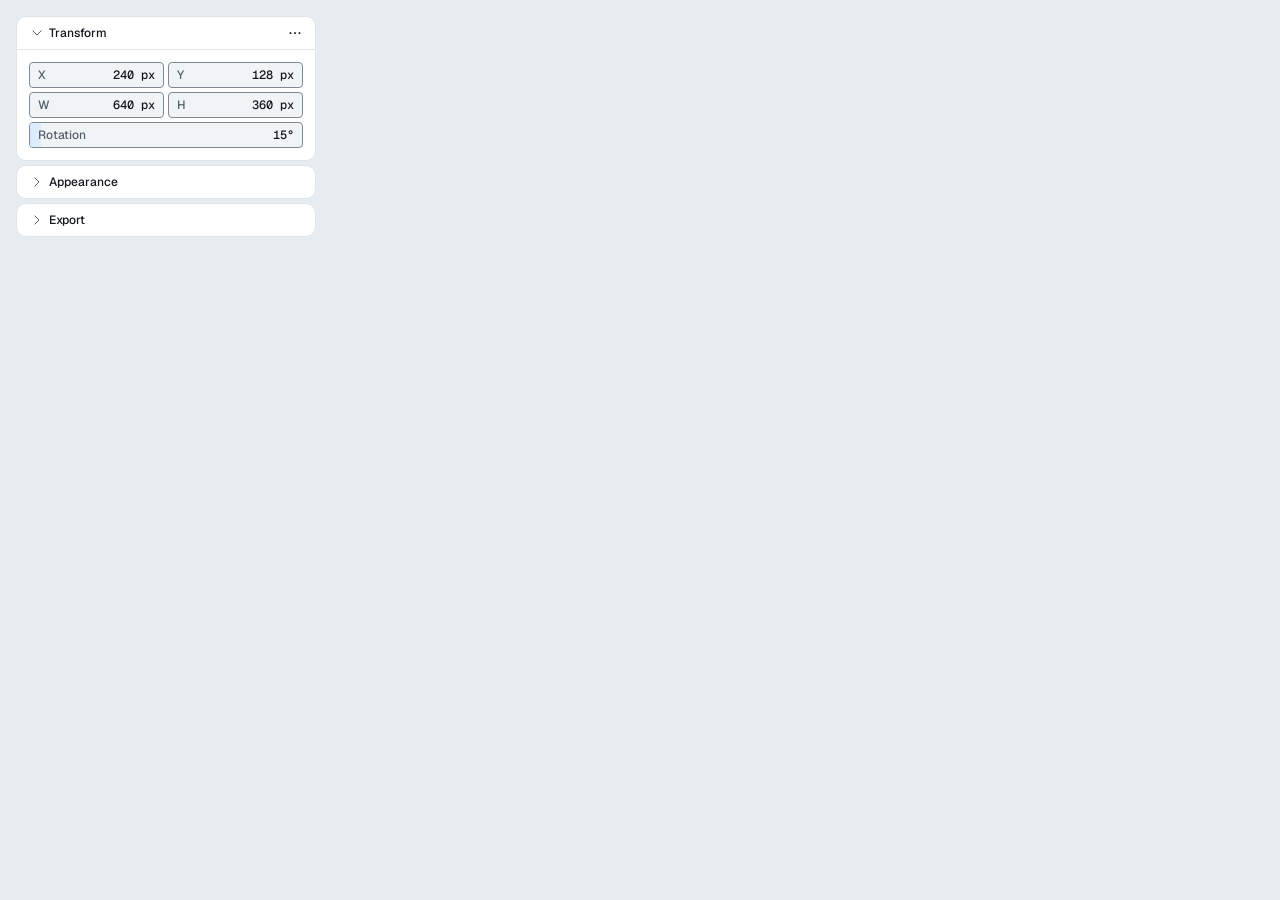
<file: technical-pastel/design-system/components/Panel/preview.html>
<!doctype html>
<html lang="en">
<head>
<meta name="viewport" content="width=device-width, initial-scale=1">
<script>document.documentElement.setAttribute('data-theme', new URLSearchParams(location.search).get('theme') || 'light');</script>
<link rel="stylesheet" href="../../tokens.css">
<link rel="stylesheet" href="../bundle.css">
<script src="../vendor/react.production.min.js"></script>
<script src="../vendor/react-dom.production.min.js"></script>
<script src="../bundle.js"></script><meta charset="utf-8"><title>Panel</title>
<style>body{background:var(--canvas)}.stage{width:300px;padding:16px}.pair{display:grid;grid-template-columns:1fr 1fr;gap:4px}</style></head>
<body>
<div id="root" class="stage"></div>
<script>
  var P = window.TechnicalPastel, h = React.createElement;
  ReactDOM.createRoot(document.getElementById('root')).render(h(React.Fragment, null,
    h(P.Panel, { title: 'Transform', actions: h(P.Button, { variant: 'ghost', size: 'sm', icon: 'more', 'aria-label': 'Transform options' }) },
      h('div', { className: 'pair' },
        h(P.ValueField, { label: 'X', defaultValue: 240, min: -9999, max: 9999, unit: 'px', bar: false, size: 'sm' }),
        h(P.ValueField, { label: 'Y', defaultValue: 128, min: -9999, max: 9999, unit: 'px', bar: false, size: 'sm' }),
        h(P.ValueField, { label: 'W', defaultValue: 640, min: 0, max: 9999, unit: 'px', bar: false, size: 'sm' }),
        h(P.ValueField, { label: 'H', defaultValue: 360, min: 0, max: 9999, unit: 'px', bar: false, size: 'sm' })),
      h(P.ValueField, { label: 'Rotation', defaultValue: 15, min: 0, max: 360, unit: '°', size: 'sm' })),
    h(P.Panel, { title: 'Appearance', defaultOpen: false }),
    h(P.Panel, { title: 'Export', defaultOpen: false })));
</script>
</body>
</html>
</file>
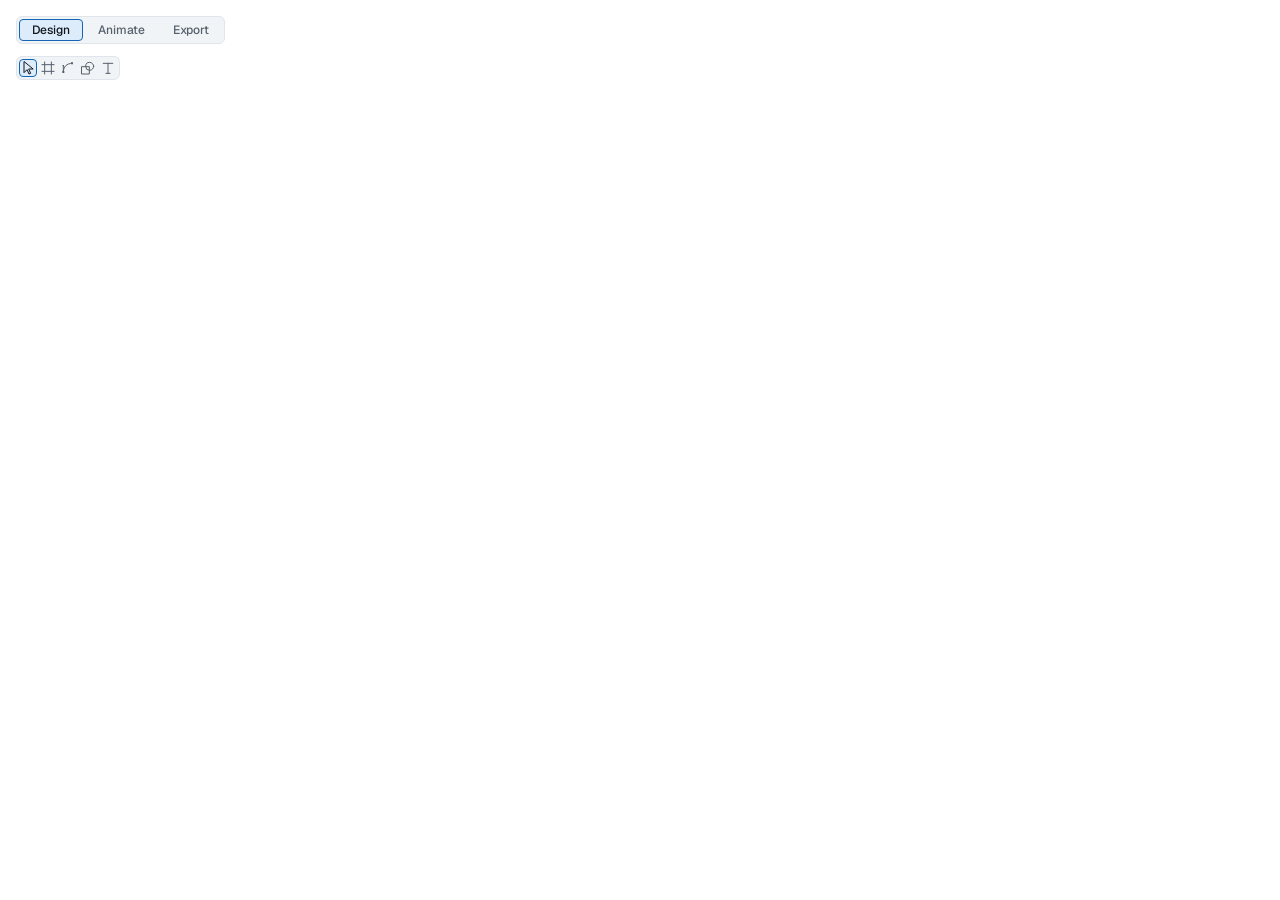
<file: technical-pastel/design-system/components/Segmented/preview.html>
<!doctype html>
<html lang="en">
<head>
<meta name="viewport" content="width=device-width, initial-scale=1">
<script>document.documentElement.setAttribute('data-theme', new URLSearchParams(location.search).get('theme') || 'light');</script>
<link rel="stylesheet" href="../../tokens.css">
<link rel="stylesheet" href="../bundle.css">
<script src="../vendor/react.production.min.js"></script>
<script src="../vendor/react-dom.production.min.js"></script>
<script src="../bundle.js"></script><meta charset="utf-8"><title>Segmented</title>
<style>.stage{display:flex;flex-direction:column;align-items:flex-start;gap:12px;padding:16px}</style></head>
<body>
<div id="root" class="stage"></div>
<script>
  var P = window.TechnicalPastel, h = React.createElement;
  ReactDOM.createRoot(document.getElementById('root')).render(h(React.Fragment, null,
    h(P.Segmented, { label: 'View', defaultValue: 'design', items: [{ value: 'design', label: 'Design' }, { value: 'animate', label: 'Animate' }, { value: 'export', label: 'Export' }] }),
    h(P.Segmented, { label: 'Tool', size: 'sm', defaultValue: 'select', items: [
      { value: 'select', icon: 'select', title: 'Select' }, { value: 'frame', icon: 'frame', title: 'Frame' },
      { value: 'pen', icon: 'pen', title: 'Pen' }, { value: 'shape', icon: 'shape', title: 'Shape' }, { value: 'text', icon: 'text', title: 'Text' }] })));
</script>
</body>
</html>
</file>
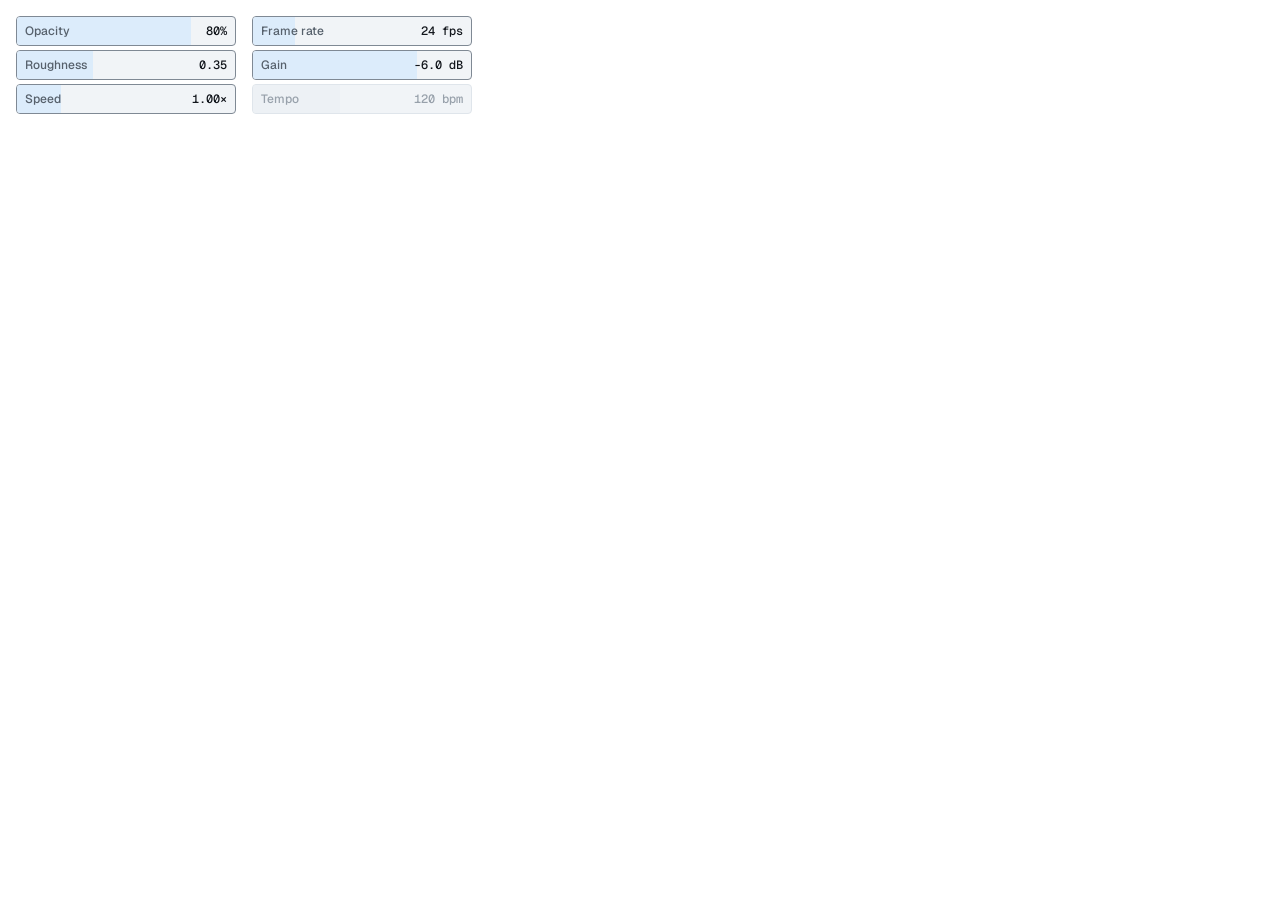
<file: technical-pastel/design-system/components/ValueField/preview.html>
<!doctype html>
<html lang="en">
<head>
<meta name="viewport" content="width=device-width, initial-scale=1">
<script>document.documentElement.setAttribute('data-theme', new URLSearchParams(location.search).get('theme') || 'light');</script>
<link rel="stylesheet" href="../../tokens.css">
<link rel="stylesheet" href="../bundle.css">
<script src="../vendor/react.production.min.js"></script>
<script src="../vendor/react-dom.production.min.js"></script>
<script src="../bundle.js"></script><meta charset="utf-8"><title>ValueField</title>
<style>.stage{display:grid;grid-template-columns:repeat(2,minmax(0,220px));gap:4px 16px;padding:16px}</style></head>
<body>
<div id="root" class="stage"></div>
<script>
  var P = window.TechnicalPastel, h = React.createElement;
  ReactDOM.createRoot(document.getElementById('root')).render(h(React.Fragment, null,
    h(P.ValueField, { label: 'Opacity', defaultValue: 80, min: 0, max: 100, unit: '%' }),
    h(P.ValueField, { label: 'Frame rate', defaultValue: 24, min: 1, max: 120, unit: 'fps' }),
    h(P.ValueField, { label: 'Roughness', defaultValue: 0.35, min: 0, max: 1, step: 0.01 }),
    h(P.ValueField, { label: 'Gain', defaultValue: -6, min: -60, max: 12, step: 0.1, unit: 'dB' }),
    h(P.ValueField, { label: 'Speed', defaultValue: 1, min: 0.25, max: 4, step: 0.05, precision: 2, unit: '×' }),
    h(P.ValueField, { label: 'Tempo', defaultValue: 120, min: 40, max: 240, unit: 'bpm', disabled: true })));
</script>
</body>
</html>
</file>
<file: technical-pastel/design-system/tokens.css>
/* Technical Pastel — generated from tokens.json */
:root, [data-theme="light"] {
  --canvas: #e7ecf1;
  --panel: #ffffff;
  --raised: #ffffff;
  --field: #f1f4f7;
  --hover: #edf1f5;
  --line: #dfe5eb;
  --line-control: #7f8994;
  --ink: #12161c;
  --ink-muted: #56606b;
  --ink-faint: #98a1ab;
  --accent: #6ab3ee;
  --accent-ink: #1565b0;
  --accent-soft: #dcecfb;
  --on-accent: #12161c;
  --pastel-blue: #bcdcf7;
  --pastel-lilac: #d6c8f5;
  --pastel-rose: #f6c6d3;
  --pastel-peach: #fbd3bc;
  --pastel-butter: #f8e6a6;
  --pastel-mint: #bfe8d5;
  --pastel-sage: #cfdcc0;
  --pastel-stone: #d9d6cf;
  --on-pastel: #12161c;
  --danger: #c8281c;
  --danger-soft: #fde8e6;
  --on-danger: #ffffff;
  --shadow-popover: 0 8px 24px #12161c1f, 0 1px 3px #12161c14;
  --focus-ring: 0 0 0 2px #ffffff, 0 0 0 4px #12161c;
}
[data-theme="dark"] {
  --canvas: #0c0f13;
  --panel: #171b21;
  --raised: #1f242b;
  --field: #0f1317;
  --hover: #252b33;
  --line: #283039;
  --line-control: #6c7682;
  --ink: #eef2f6;
  --ink-muted: #a1abb6;
  --ink-faint: #5f6873;
  --accent: #6ab3ee;
  --accent-ink: #7cc0ff;
  --accent-soft: #10314f;
  --on-accent: #12161c;
  --pastel-blue: #bcdcf7;
  --pastel-lilac: #d6c8f5;
  --pastel-rose: #f6c6d3;
  --pastel-peach: #fbd3bc;
  --pastel-butter: #f8e6a6;
  --pastel-mint: #bfe8d5;
  --pastel-sage: #cfdcc0;
  --pastel-stone: #d9d6cf;
  --on-pastel: #12161c;
  --danger: #ff6a5c;
  --danger-soft: #3f1411;
  --on-danger: #12161c;
  --shadow-popover: 0 8px 24px #000000b3, 0 0 0 1px #283039;
  --focus-ring: 0 0 0 2px #171b21, 0 0 0 4px #eef2f6;
}
:root {
  --space-1: 4px;
  --space-2: 8px;
  --space-3: 12px;
  --space-4: 16px;
  --space-6: 24px;
  --space-8: 32px;
  --radius-0: 0;
  --radius-sm: 4px;
  --radius-md: 6px;
  --radius-lg: 10px;
  --radius-xl: 16px;
  --control-sm: 24px;
  --control-md: 28px;
  --control-lg: 36px;
  --panel-header: 32px;
  --stroke-hair: 1px;
  --stroke-icon: 1.5px;
  --handle: 6px;
  --font-sans: "Geist", ui-sans-serif, system-ui, sans-serif;
  --font-mono: "Geist Mono", ui-monospace, Menlo, monospace;
}
.ui-display { font-family: var(--font-sans); font-size: 28px; line-height: 32px; font-weight: 600; letter-spacing: -0.02em }
.ui-title { font-family: var(--font-sans); font-size: 16px; line-height: 22px; font-weight: 600; letter-spacing: -0.01em }
.ui-body { font-family: var(--font-sans); font-size: 13px; line-height: 20px; font-weight: 400 }
.ui-label { font-family: var(--font-sans); font-size: 12px; line-height: 16px; font-weight: 500 }
.ui-caption { font-family: var(--font-sans); font-size: 11px; line-height: 14px; font-weight: 400; letter-spacing: 0.01em }
.mono-value { font-family: var(--font-mono); font-size: 12px; line-height: 16px; font-weight: 500 }
.mono-annotation { font-family: var(--font-mono); font-size: 11px; line-height: 14px; font-weight: 500; letter-spacing: 0.02em }
.mono-timecode { font-family: var(--font-mono); font-size: 20px; line-height: 24px; font-weight: 500; letter-spacing: 0.02em }
@font-face { font-family: "Geist"; src: url("fonts/Geist-Variable.woff2") format("woff2"); font-weight: 100 900; font-style: normal; font-display: swap; }
@font-face { font-family: "Geist Mono"; src: url("fonts/GeistMono-Variable.woff2") format("woff2"); font-weight: 100 900; font-style: normal; font-display: swap; }
</file>
<file: technical-pastel/sample-screens/technical-pastel/tokens.css>
/* Technical Pastel — generated from tokens.json */
:root, [data-theme="light"] {
  --canvas: #e7ecf1;
  --panel: #ffffff;
  --raised: #ffffff;
  --field: #f1f4f7;
  --hover: #edf1f5;
  --line: #dfe5eb;
  --line-control: #7f8994;
  --ink: #12161c;
  --ink-muted: #56606b;
  --ink-faint: #98a1ab;
  --accent: #6ab3ee;
  --accent-ink: #1565b0;
  --accent-soft: #dcecfb;
  --on-accent: #12161c;
  --pastel-blue: #bcdcf7;
  --pastel-lilac: #d6c8f5;
  --pastel-rose: #f6c6d3;
  --pastel-peach: #fbd3bc;
  --pastel-butter: #f8e6a6;
  --pastel-mint: #bfe8d5;
  --pastel-sage: #cfdcc0;
  --pastel-stone: #d9d6cf;
  --on-pastel: #12161c;
  --danger: #c8281c;
  --danger-soft: #fde8e6;
  --on-danger: #ffffff;
  --shadow-popover: 0 8px 24px #12161c1f, 0 1px 3px #12161c14;
  --focus-ring: 0 0 0 2px #ffffff, 0 0 0 4px #12161c;
}
[data-theme="dark"] {
  --canvas: #0c0f13;
  --panel: #171b21;
  --raised: #1f242b;
  --field: #0f1317;
  --hover: #252b33;
  --line: #283039;
  --line-control: #6c7682;
  --ink: #eef2f6;
  --ink-muted: #a1abb6;
  --ink-faint: #5f6873;
  --accent: #6ab3ee;
  --accent-ink: #7cc0ff;
  --accent-soft: #10314f;
  --on-accent: #12161c;
  --pastel-blue: #bcdcf7;
  --pastel-lilac: #d6c8f5;
  --pastel-rose: #f6c6d3;
  --pastel-peach: #fbd3bc;
  --pastel-butter: #f8e6a6;
  --pastel-mint: #bfe8d5;
  --pastel-sage: #cfdcc0;
  --pastel-stone: #d9d6cf;
  --on-pastel: #12161c;
  --danger: #ff6a5c;
  --danger-soft: #3f1411;
  --on-danger: #12161c;
  --shadow-popover: 0 8px 24px #000000b3, 0 0 0 1px #283039;
  --focus-ring: 0 0 0 2px #171b21, 0 0 0 4px #eef2f6;
}
:root {
  --space-1: 4px;
  --space-2: 8px;
  --space-3: 12px;
  --space-4: 16px;
  --space-6: 24px;
  --space-8: 32px;
  --radius-0: 0;
  --radius-sm: 4px;
  --radius-md: 6px;
  --radius-lg: 10px;
  --radius-xl: 16px;
  --control-sm: 24px;
  --control-md: 28px;
  --control-lg: 36px;
  --panel-header: 32px;
  --stroke-hair: 1px;
  --stroke-icon: 1.5px;
  --handle: 6px;
  --font-sans: "Geist", ui-sans-serif, system-ui, sans-serif;
  --font-mono: "Geist Mono", ui-monospace, Menlo, monospace;
}
.ui-display { font-family: var(--font-sans); font-size: 28px; line-height: 32px; font-weight: 600; letter-spacing: -0.02em }
.ui-title { font-family: var(--font-sans); font-size: 16px; line-height: 22px; font-weight: 600; letter-spacing: -0.01em }
.ui-body { font-family: var(--font-sans); font-size: 13px; line-height: 20px; font-weight: 400 }
.ui-label { font-family: var(--font-sans); font-size: 12px; line-height: 16px; font-weight: 500 }
.ui-caption { font-family: var(--font-sans); font-size: 11px; line-height: 14px; font-weight: 400; letter-spacing: 0.01em }
.mono-value { font-family: var(--font-mono); font-size: 12px; line-height: 16px; font-weight: 500 }
.mono-annotation { font-family: var(--font-mono); font-size: 11px; line-height: 14px; font-weight: 500; letter-spacing: 0.02em }
.mono-timecode { font-family: var(--font-mono); font-size: 20px; line-height: 24px; font-weight: 500; letter-spacing: 0.02em }
@font-face { font-family: "Geist"; src: url("fonts/Geist-Variable.woff2") format("woff2"); font-weight: 100 900; font-style: normal; font-display: swap; }
@font-face { font-family: "Geist Mono"; src: url("fonts/GeistMono-Variable.woff2") format("woff2"); font-weight: 100 900; font-style: normal; font-display: swap; }
</file>
<file: technical-pastel/sample-screens/technical-pastel/components/bundle.css>
body { margin: 0; background: var(--panel); color: var(--ink); font-family: var(--font-sans); font-size: 13px; line-height: 20px; -webkit-font-smoothing: antialiased; }
.tp-icon { display: inline-block; flex: none; vertical-align: middle; }

.tp-btn { display: inline-flex; align-items: center; justify-content: center; gap: 6px; height: var(--control-md); padding: 0 var(--space-3); border: 1px solid transparent; border-radius: var(--radius-md); font: inherit; font-size: 12px; line-height: 16px; font-weight: 500; white-space: nowrap; cursor: pointer; transition: background-color 80ms ease-out, border-color 80ms ease-out; }
.tp-btn:focus-visible { outline: 2px solid transparent; box-shadow: var(--focus-ring); }
.tp-btn:disabled { cursor: default; color: var(--ink-faint); background: var(--field); border-color: var(--line); }
.tp-btn-sm { height: var(--control-sm); padding: 0 var(--space-2); }
.tp-btn-lg { height: var(--control-lg); padding: 0 var(--space-4); font-size: 13px; }
.tp-btn-icon-only { padding: 0; width: var(--control-md); }
.tp-btn-sm.tp-btn-icon-only { width: var(--control-sm); }
.tp-btn-lg.tp-btn-icon-only { width: var(--control-lg); }
.tp-btn-glyph { display: inline-flex; }
.tp-btn-primary { background: var(--accent); color: var(--on-accent); }
.tp-btn-primary:hover:not(:disabled) { filter: brightness(0.93); }
.tp-btn-secondary { background: var(--panel); color: var(--ink); border-color: var(--line-control); }
.tp-btn-secondary:hover:not(:disabled) { background: var(--hover); }
.tp-btn-ghost { background: transparent; color: var(--ink); }
.tp-btn-ghost:hover:not(:disabled) { background: var(--hover); }
.tp-btn-danger { background: var(--danger); color: var(--on-danger); }
.tp-btn-danger:hover:not(:disabled) { filter: brightness(0.94); }

.tp-seg { display: inline-flex; gap: 2px; padding: 2px; border-radius: var(--radius-md); background: var(--field); border: 1px solid var(--line); }
.tp-seg-item { display: inline-flex; align-items: center; justify-content: center; gap: 6px; height: calc(var(--control-md) - 6px); padding: 0 var(--space-3); border: 1px solid transparent; border-radius: var(--radius-sm); background: transparent; color: var(--ink-muted); font: inherit; font-size: 12px; line-height: 16px; font-weight: 500; cursor: pointer; }
.tp-seg-item.is-icon { width: calc(var(--control-md) - 6px); padding: 0; }
.tp-seg-sm .tp-seg-item { height: calc(var(--control-sm) - 6px); }
.tp-seg-sm .tp-seg-item.is-icon { width: calc(var(--control-sm) - 6px); }
.tp-seg-item:hover { color: var(--ink); background: var(--hover); }
.tp-seg-item.is-active, .tp-seg-item.is-active:hover { background: var(--accent-soft); color: var(--ink); border-color: var(--accent-ink); }
.tp-seg-item:focus-visible { outline: 2px solid transparent; box-shadow: var(--focus-ring); position: relative; z-index: 1; }

.tp-panel { background: var(--panel); border: 1px solid var(--line); border-radius: var(--radius-lg); overflow: hidden; }
.tp-panel + .tp-panel { margin-top: var(--space-1); }
.tp-panel-header { display: flex; align-items: center; gap: var(--space-2); height: var(--panel-header); padding: 0 var(--space-2) 0 var(--space-3); }
.tp-panel-toggle { flex: 1; display: flex; align-items: center; gap: 4px; height: 100%; margin-left: calc(-1 * var(--space-1)); padding: 0 var(--space-1); border: 0; background: transparent; color: var(--ink); font: inherit; cursor: pointer; text-align: left; border-radius: var(--radius-sm); }
.tp-panel-toggle:focus-visible { outline: 2px solid transparent; box-shadow: var(--focus-ring); }
.tp-panel-title { font-size: 12px; line-height: 16px; font-weight: 500; color: var(--ink); }
.tp-chevron { color: var(--ink-muted); transform: rotate(-90deg); transition: transform 120ms ease-out; }
.tp-chevron.is-open { transform: none; }
.tp-panel-actions { display: flex; gap: 2px; margin-left: auto; }
.tp-panel-body { padding: var(--space-3); display: flex; flex-direction: column; gap: var(--space-1); border-top: 1px solid var(--line); }

.tp-field { position: relative; display: flex; align-items: center; gap: var(--space-2); height: var(--control-md); padding: 0 var(--space-2); background: var(--field); border: 1px solid var(--line-control); border-radius: var(--radius-sm); overflow: hidden; cursor: ew-resize; user-select: none; touch-action: none; }
.tp-field-sm { height: var(--control-sm); }
.tp-field:hover { border-color: var(--ink-muted); }
.tp-field:focus-visible { outline: 2px solid transparent; box-shadow: var(--focus-ring); }
.tp-field[aria-disabled="true"] { cursor: default; border-color: var(--line); }
.tp-field[aria-disabled="true"] .tp-field-label, .tp-field[aria-disabled="true"] .tp-field-value { color: var(--ink-faint); }
.tp-field-fill { position: absolute; left: 0; top: 0; bottom: 0; background: var(--accent-soft); pointer-events: none; }
.tp-field[aria-disabled="true"] .tp-field-fill { background: var(--hover); }
.tp-field-label { position: relative; flex: 1; min-width: 0; overflow: hidden; text-overflow: ellipsis; white-space: nowrap; font-size: 12px; line-height: 16px; font-weight: 500; color: var(--ink-muted); }
.tp-field-value { position: relative; font-family: var(--font-mono); font-size: 12px; line-height: 16px; font-weight: 500; font-variant-numeric: tabular-nums; color: var(--ink); }
.tp-field.is-editing { cursor: text; background: var(--panel); border-color: var(--ink); }
.tp-field.is-editing .tp-field-fill { display: none; }
.tp-field-input { position: relative; width: 50%; min-width: 0; height: 100%; padding: 0; border: 0; outline: 0; background: transparent; color: var(--ink); text-align: right; font-family: var(--font-mono); font-size: 12px; font-weight: 500; font-variant-numeric: tabular-nums; }

.tp-empty { position: relative; display: flex; flex-direction: column; align-items: center; text-align: center; gap: var(--space-2); padding: var(--space-8) var(--space-6); background: var(--canvas); }
.tp-crop { position: absolute; width: var(--space-4); height: var(--space-4); border: 0 solid var(--line-control); }
.tp-crop-tl { top: 0; left: 0; border-top-width: var(--stroke-hair); border-left-width: var(--stroke-hair); }
.tp-crop-tr { top: 0; right: 0; border-top-width: var(--stroke-hair); border-right-width: var(--stroke-hair); }
.tp-crop-bl { bottom: 0; left: 0; border-bottom-width: var(--stroke-hair); border-left-width: var(--stroke-hair); }
.tp-crop-br { bottom: 0; right: 0; border-bottom-width: var(--stroke-hair); border-right-width: var(--stroke-hair); }
.tp-empty-dim { position: absolute; top: var(--space-3); left: var(--space-8); right: var(--space-8); display: flex; align-items: center; gap: var(--space-2); }
.tp-dim-line { flex: 1; height: var(--space-2); border-top: var(--stroke-hair) solid var(--line-control); margin-top: var(--space-2); }
.tp-dim-line:first-child { border-left: var(--stroke-hair) solid var(--line-control); }
.tp-dim-line:last-child { border-right: var(--stroke-hair) solid var(--line-control); }
.tp-dim-text { font-family: var(--font-mono); font-size: 11px; line-height: 14px; font-weight: 500; letter-spacing: 0.02em; color: var(--ink-muted); font-variant-numeric: tabular-nums; }
.tp-empty-art { width: 64px; height: 64px; margin: var(--space-2) 0; display: grid; place-items: center; border-radius: var(--radius-xl); color: var(--on-pastel); }
.tp-empty-title { margin: 0; font-size: 16px; line-height: 22px; font-weight: 600; letter-spacing: -0.01em; color: var(--ink); }
.tp-empty-body { margin: 0; max-width: 36ch; font-size: 13px; line-height: 20px; color: var(--ink-muted); }
.tp-empty-action { margin-top: var(--space-2); display: flex; gap: var(--space-2); }
</file>
<file: technical-pastel/design-system/components/bundle.css>
body { margin: 0; background: var(--panel); color: var(--ink); font-family: var(--font-sans); font-size: 13px; line-height: 20px; -webkit-font-smoothing: antialiased; }
.tp-icon { display: inline-block; flex: none; vertical-align: middle; }

.tp-btn { display: inline-flex; align-items: center; justify-content: center; gap: 6px; height: var(--control-md); padding: 0 var(--space-3); border: 1px solid transparent; border-radius: var(--radius-md); font: inherit; font-size: 12px; line-height: 16px; font-weight: 500; white-space: nowrap; cursor: pointer; transition: background-color 80ms ease-out, border-color 80ms ease-out; }
.tp-btn:focus-visible { outline: 2px solid transparent; box-shadow: var(--focus-ring); }
.tp-btn:disabled { cursor: default; color: var(--ink-faint); background: var(--field); border-color: var(--line); }
.tp-btn-sm { height: var(--control-sm); padding: 0 var(--space-2); }
.tp-btn-lg { height: var(--control-lg); padding: 0 var(--space-4); font-size: 13px; }
.tp-btn-icon-only { padding: 0; width: var(--control-md); }
.tp-btn-sm.tp-btn-icon-only { width: var(--control-sm); }
.tp-btn-lg.tp-btn-icon-only { width: var(--control-lg); }
.tp-btn-glyph { display: inline-flex; }
.tp-btn-primary { background: var(--accent); color: var(--on-accent); }
.tp-btn-primary:hover:not(:disabled) { filter: brightness(0.93); }
.tp-btn-secondary { background: var(--panel); color: var(--ink); border-color: var(--line-control); }
.tp-btn-secondary:hover:not(:disabled) { background: var(--hover); }
.tp-btn-ghost { background: transparent; color: var(--ink); }
.tp-btn-ghost:hover:not(:disabled) { background: var(--hover); }
.tp-btn-danger { background: var(--danger); color: var(--on-danger); }
.tp-btn-danger:hover:not(:disabled) { filter: brightness(0.94); }

.tp-seg { display: inline-flex; gap: 2px; padding: 2px; border-radius: var(--radius-md); background: var(--field); border: 1px solid var(--line); }
.tp-seg-item { display: inline-flex; align-items: center; justify-content: center; gap: 6px; height: calc(var(--control-md) - 6px); padding: 0 var(--space-3); border: 1px solid transparent; border-radius: var(--radius-sm); background: transparent; color: var(--ink-muted); font: inherit; font-size: 12px; line-height: 16px; font-weight: 500; cursor: pointer; }
.tp-seg-item.is-icon { width: calc(var(--control-md) - 6px); padding: 0; }
.tp-seg-sm .tp-seg-item { height: calc(var(--control-sm) - 6px); }
.tp-seg-sm .tp-seg-item.is-icon { width: calc(var(--control-sm) - 6px); }
.tp-seg-item:hover { color: var(--ink); background: var(--hover); }
.tp-seg-item.is-active, .tp-seg-item.is-active:hover { background: var(--accent-soft); color: var(--ink); border-color: var(--accent-ink); }
.tp-seg-item:focus-visible { outline: 2px solid transparent; box-shadow: var(--focus-ring); position: relative; z-index: 1; }

.tp-panel { background: var(--panel); border: 1px solid var(--line); border-radius: var(--radius-lg); overflow: hidden; }
.tp-panel + .tp-panel { margin-top: var(--space-1); }
.tp-panel-header { display: flex; align-items: center; gap: var(--space-2); height: var(--panel-header); padding: 0 var(--space-2) 0 var(--space-3); }
.tp-panel-toggle { flex: 1; display: flex; align-items: center; gap: 4px; height: 100%; margin-left: calc(-1 * var(--space-1)); padding: 0 var(--space-1); border: 0; background: transparent; color: var(--ink); font: inherit; cursor: pointer; text-align: left; border-radius: var(--radius-sm); }
.tp-panel-toggle:focus-visible { outline: 2px solid transparent; box-shadow: var(--focus-ring); }
.tp-panel-title { font-size: 12px; line-height: 16px; font-weight: 500; color: var(--ink); }
.tp-chevron { color: var(--ink-muted); transform: rotate(-90deg); transition: transform 120ms ease-out; }
.tp-chevron.is-open { transform: none; }
.tp-panel-actions { display: flex; gap: 2px; margin-left: auto; }
.tp-panel-body { padding: var(--space-3); display: flex; flex-direction: column; gap: var(--space-1); border-top: 1px solid var(--line); }

.tp-field { position: relative; display: flex; align-items: center; gap: var(--space-2); height: var(--control-md); padding: 0 var(--space-2); background: var(--field); border: 1px solid var(--line-control); border-radius: var(--radius-sm); overflow: hidden; cursor: ew-resize; user-select: none; touch-action: none; }
.tp-field-sm { height: var(--control-sm); }
.tp-field:hover { border-color: var(--ink-muted); }
.tp-field:focus-visible { outline: 2px solid transparent; box-shadow: var(--focus-ring); }
.tp-field[aria-disabled="true"] { cursor: default; border-color: var(--line); }
.tp-field[aria-disabled="true"] .tp-field-label, .tp-field[aria-disabled="true"] .tp-field-value { color: var(--ink-faint); }
.tp-field-fill { position: absolute; left: 0; top: 0; bottom: 0; background: var(--accent-soft); pointer-events: none; }
.tp-field[aria-disabled="true"] .tp-field-fill { background: var(--hover); }
.tp-field-label { position: relative; flex: 1; min-width: 0; overflow: hidden; text-overflow: ellipsis; white-space: nowrap; font-size: 12px; line-height: 16px; font-weight: 500; color: var(--ink-muted); }
.tp-field-value { position: relative; font-family: var(--font-mono); font-size: 12px; line-height: 16px; font-weight: 500; font-variant-numeric: tabular-nums; color: var(--ink); }
.tp-field.is-editing { cursor: text; background: var(--panel); border-color: var(--ink); }
.tp-field.is-editing .tp-field-fill { display: none; }
.tp-field-input { position: relative; width: 50%; min-width: 0; height: 100%; padding: 0; border: 0; outline: 0; background: transparent; color: var(--ink); text-align: right; font-family: var(--font-mono); font-size: 12px; font-weight: 500; font-variant-numeric: tabular-nums; }

.tp-empty { position: relative; display: flex; flex-direction: column; align-items: center; text-align: center; gap: var(--space-2); padding: var(--space-8) var(--space-6); background: var(--canvas); }
.tp-crop { position: absolute; width: var(--space-4); height: var(--space-4); border: 0 solid var(--line-control); }
.tp-crop-tl { top: 0; left: 0; border-top-width: var(--stroke-hair); border-left-width: var(--stroke-hair); }
.tp-crop-tr { top: 0; right: 0; border-top-width: var(--stroke-hair); border-right-width: var(--stroke-hair); }
.tp-crop-bl { bottom: 0; left: 0; border-bottom-width: var(--stroke-hair); border-left-width: var(--stroke-hair); }
.tp-crop-br { bottom: 0; right: 0; border-bottom-width: var(--stroke-hair); border-right-width: var(--stroke-hair); }
.tp-empty-dim { position: absolute; top: var(--space-3); left: var(--space-8); right: var(--space-8); display: flex; align-items: center; gap: var(--space-2); }
.tp-dim-line { flex: 1; height: var(--space-2); border-top: var(--stroke-hair) solid var(--line-control); margin-top: var(--space-2); }
.tp-dim-line:first-child { border-left: var(--stroke-hair) solid var(--line-control); }
.tp-dim-line:last-child { border-right: var(--stroke-hair) solid var(--line-control); }
.tp-dim-text { font-family: var(--font-mono); font-size: 11px; line-height: 14px; font-weight: 500; letter-spacing: 0.02em; color: var(--ink-muted); font-variant-numeric: tabular-nums; }
.tp-empty-art { width: 64px; height: 64px; margin: var(--space-2) 0; display: grid; place-items: center; border-radius: var(--radius-xl); color: var(--on-pastel); }
.tp-empty-title { margin: 0; font-size: 16px; line-height: 22px; font-weight: 600; letter-spacing: -0.01em; color: var(--ink); }
.tp-empty-body { margin: 0; max-width: 36ch; font-size: 13px; line-height: 20px; color: var(--ink-muted); }
.tp-empty-action { margin-top: var(--space-2); display: flex; gap: var(--space-2); }
</file>
